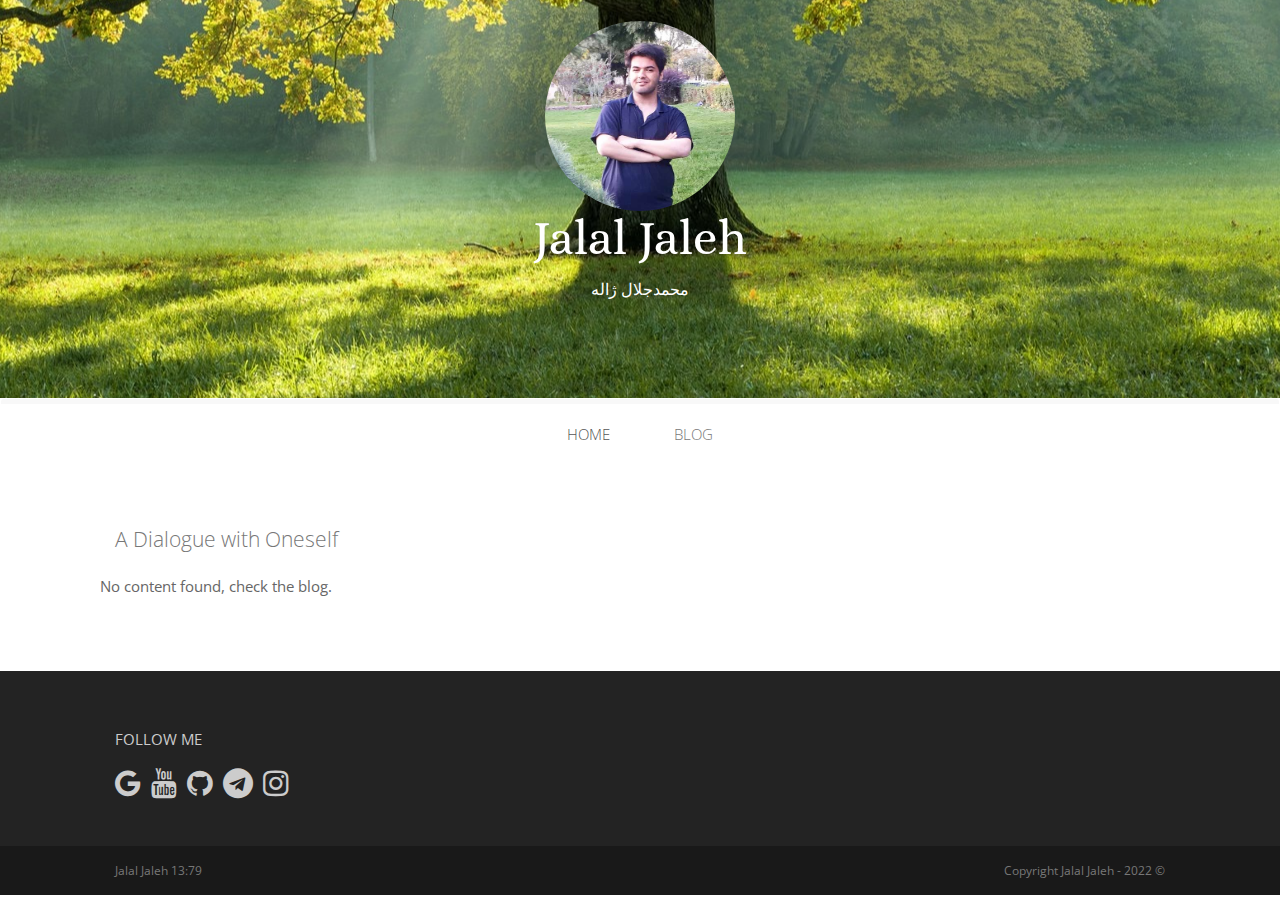
<file: index.html>
<!--محمدجلال ژاله-->
<!--محمد جلال ژاله-->
<!--جلال ژاله-->

<!DOCTYPE html>
<html lang="en">
<head>
    <meta charset="utf-8">
    <meta name="viewport" content="width=device-width, initial-scale=1.0">
    <meta name="description" content="محمدجلال ژاله">
    <meta name="author" content="محمد جلال ژاله">

    <title>Mohammad Jalal Jaleh | محمدجلال ژاله</title>

    <link rel="shortcut icon" href="/assets/images/icon.png">


    <link href="/assets/lib/bootstrap-3.3.7-dist/css/bootstrap.min.css" rel="stylesheet">
    <link href="/assets/fonts/font-awesome-4.7.0/css/font-awesome.css" rel="stylesheet">
    <link href="/assets/fonts/font-awesome-4.7.0/css/font-awesome.min.css" rel="stylesheet">

    <link rel="stylesheet" href="https://fonts.googleapis.com/css?family=Alice|Open+Sans:400,300,700">
    <link rel="stylesheet" href="/assets/css/styles.css">

    <script src="/assets/js/loader-element.js" type="text/javascript"></script>
    <script src="/assets/js/support.js" type="text/javascript"></script>
    <script>
        load_header(null, null, null, 'محمدجلال ژاله');
        load_footer();
    </script>
    <meta name="google-site-verification" content="OSeIpWNZUUOHShAmKnviCjhPP2X2g_U4dNI9f87d7mU" />
</head>
<body class="home">
    <header id="header">
    </header>

    <main id="main">
        <div class="container">

            <div class="row section topspace">
                <div class="col-md-12">
                    <p class="lead text-left text-muted"> A Dialogue with Oneself </p>
                </div>

                <p>
                No content found, check the blog.
                </p>
            </div>

            <br />
            <br />
        </div>
    </main>

    <div id="footer">
    </div>

</body>
</html>
</file>
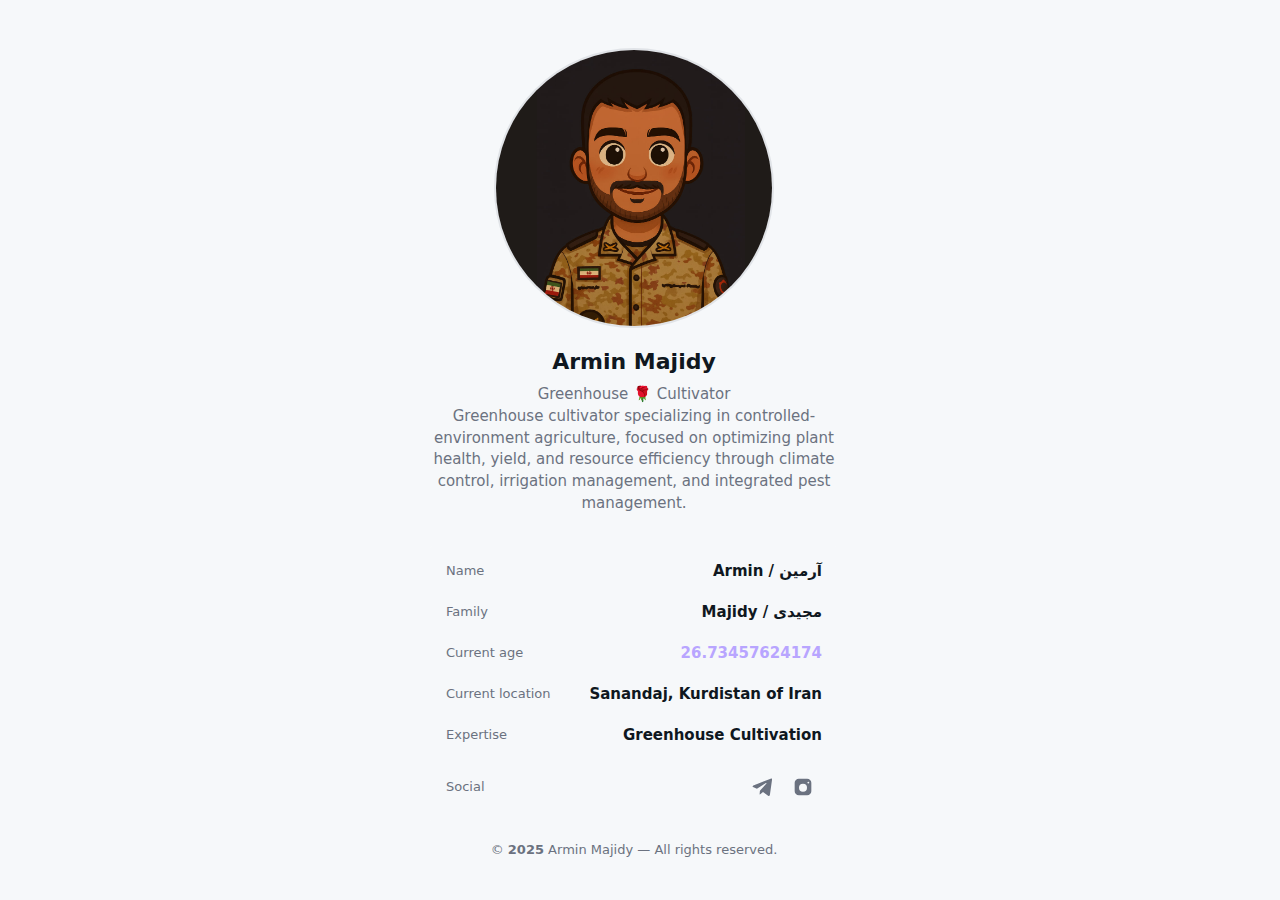
<file: pages/arminmajidy/index.html>
<!doctype html>
<html lang="en">
<head>
    <meta charset="utf-8" />
    <meta name="viewport" content="width=device-width, initial-scale=1" />
    <title>Armin Majidy</title>
    <meta name="description" content="Armin Majidy | آرمین مجیدی" />
    <link rel="stylesheet" href="css/styles.css" />
</head>
<body>
    <div class="container">
        <aside class="panel" id="profileCard" aria-labelledby="fullName">
            <div class="avatar" aria-hidden="true">
                <img id="avatar" src="assets/arminmajidy.jpg" alt="Armin Majidy" />
            </div>

            <header class="profile-header">
                <h1 id="fullName" class="hname" style="white-space:nowrap; margin:10px 0;">
                    Armin Majidy
                </h1>
                <p id="bio" class="bio">
                    Greenhouse 🌹 Cultivator
                    <br />
                    Greenhouse cultivator specializing in controlled-environment agriculture, focused on optimizing plant health, yield, and resource efficiency through climate control, irrigation management, and integrated pest management.
                </p>
            </header>

            <div id="statsWidget" class="stats-widget" role="region" aria-label="Profile statistics">
                <div class="stats-list">
                    <div class="stat-row">
                        <span class="stat-label">Name</span>
                        <span id="nameValue" class="stat-value">Armin / آرمین</span>
                    </div>

                    <div class="stat-row">
                        <span class="stat-label">Family</span>
                        <span id="familyValue" class="stat-value">Majidy / مجیدی</span>
                    </div>

                    <div class="stat-row">
                        <span class="stat-label">Current age</span>
                        <strong id="ageValue" class="age-value">—</strong>
                    </div>

                    <div class="stat-row">
                        <span class="stat-label">Current location</span>
                        <span id="cityValue" class="stat-value">Sanandaj, Kurdistan of Iran</span>
                    </div>

                    <div class="stat-row">
                        <span class="stat-label">Expertise</span>
                        <span class="stat-value">Greenhouse Cultivation</span>
                    </div>

                    <div class="stat-row">
                        <span class="stat-label">Social</span>
                        <div class="social-links" aria-label="Social links">
                            <a class="social" href="https://t.me/Arminmajidy" title="Telegram: @Arminmajidy" target="_blank" rel="noopener noreferrer">
                                <svg viewBox="0 0 24 24" aria-hidden="true"><path fill="currentColor" d="M9.5 16.5l-.4 4.5c.6 0 .9-.25 1.2-.5l2.9-2.6 6.1 4.5c1.1.6 1.9.3 2.2-1.1L24 3.5c.3-1.4-.5-1.9-1.6-1.4L1.6 10.1C.5 10.6.5 11.6 1.2 12.1l4.7 2.1 10.8-6.9c.5-.3 1 .1.6.5L9.5 16.5z" /></svg>
                            </a>

                            <a class="social" href="https://www.instagram.com/arminmajidy/" title="Instagram: @arminmajidy" target="_blank" rel="noopener noreferrer">
                                <svg viewBox="0 0 24 24" aria-hidden="true"><path fill="currentColor" d="M7 2h10a5 5 0 0 1 5 5v10a5 5 0 0 1-5 5H7a5 5 0 0 1-5-5V7a5 5 0 0 1 5-5zm5 6.2A4.8 4.8 0 1 0 16.8 13 4.8 4.8 0 0 0 12 8.2zm6.4-2.6a1.1 1.1 0 1 0 1.1 1.1 1.1 1.1 0 0 0-1.1-1.1z" /></svg>
                            </a>


                        </div>
                    </div>
                </div>
            </div>

            <footer class="footer" aria-hidden="true">
                &copy; <strong>2025</strong> Armin Majidy — All rights reserved.
            </footer>
        </aside>

        <main class="main" aria-hidden="true">
            <!-- reserved for future content -->
        </main>
    </div>

    <script src="js/app.js" defer></script>
</body>
</html>
</file>
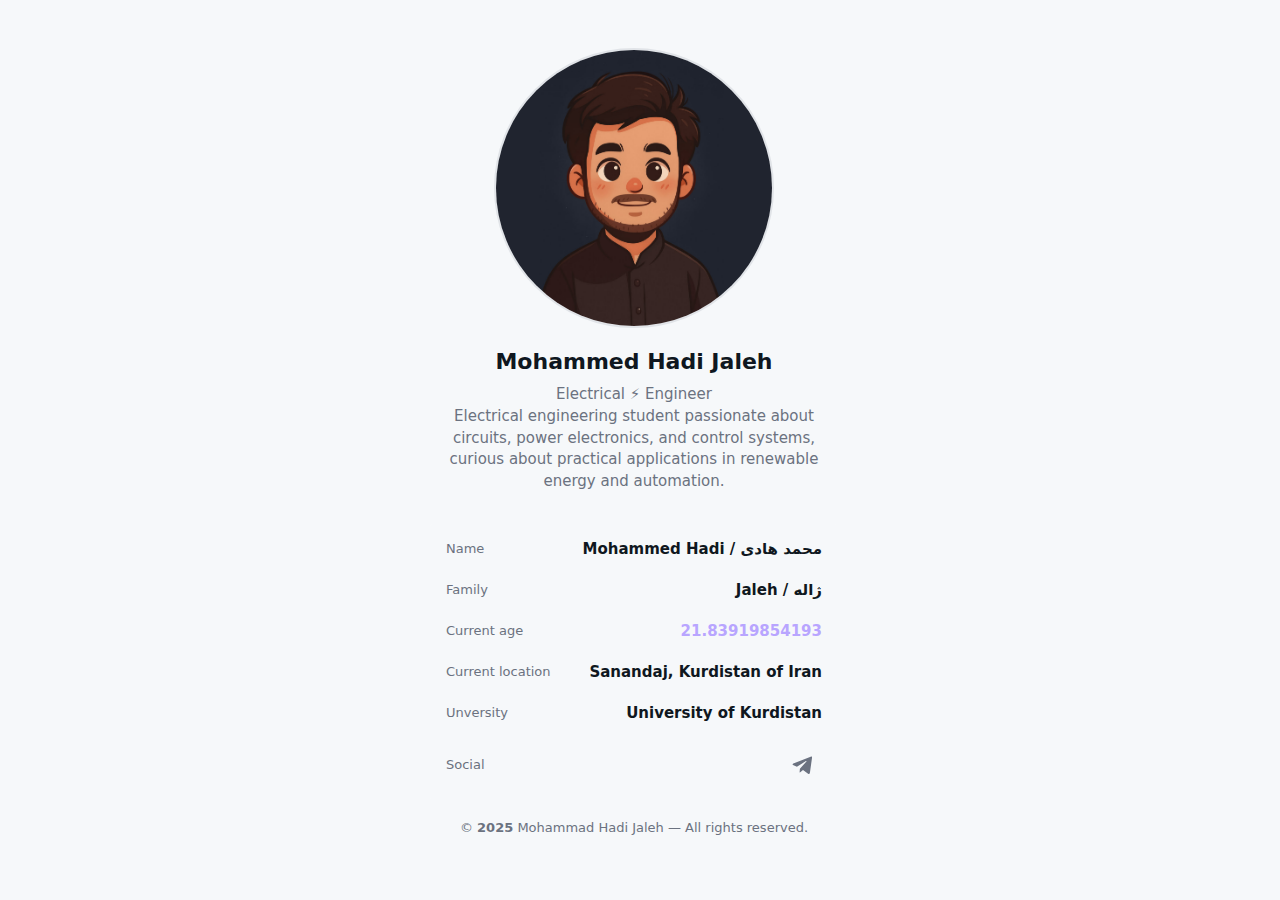
<file: pages/hadijaleh/index.html>
<!doctype html>
<html lang="en">
<head>
    <meta charset="utf-8" />
    <meta name="viewport" content="width=device-width, initial-scale=1" />
    <title>Mohammed Hadi Jaleh</title>
    <meta name="description" content="Mohammed Hadi Jaleh | محمدهادی ژاله" />
    <link rel="stylesheet" href="css/styles.css" />
</head>
<body>
    <div class="container">
        <aside class="panel" id="profileCard" aria-labelledby="fullName">
            <div class="avatar" aria-hidden="true">
                <img id="avatar" src="assets/hadijaleh.jpg" alt="Mohammed Hadi Jaleh" />
            </div>

            <header class="profile-header">
                <h1 id="fullName" class="hname" style="white-space:nowrap; margin:10px 0;">
                    Mohammed Hadi Jaleh
                </h1>
                <p id="bio" class="bio">
                    Electrical ⚡ Engineer
                    <br />
                    Electrical engineering student passionate about circuits, power electronics, and control systems, curious about practical applications in renewable energy and automation.
                </p>
            </header>

            <div id="statsWidget" class="stats-widget" role="region" aria-label="Profile statistics">
                <div class="stats-list">
                    <div class="stat-row">
                        <span class="stat-label">Name</span>
                        <span id="nameValue" class="stat-value">Mohammed Hadi / محمد هادی</span>
                    </div>

                    <div class="stat-row">
                        <span class="stat-label">Family</span>
                        <span id="familyValue" class="stat-value">Jaleh / ژاله</span>
                    </div>

                    <div class="stat-row">
                        <span class="stat-label">Current age</span>
                        <strong id="ageValue" class="age-value">—</strong>
                    </div>

                    <div class="stat-row">
                        <span class="stat-label">Current location</span>
                        <span id="cityValue" class="stat-value">Sanandaj, Kurdistan of Iran</span>
                    </div>

                    <div class="stat-row">
                        <span class="stat-label">Unversity</span>
                        <span class="stat-value">University of Kurdistan</span>
                    </div>

                    <div class="stat-row">
                        <span class="stat-label">Social</span>
                        <div class="social-links" aria-label="Social links">
                            <a class="social" href="https://t.me/jalehhadi" title="Telegram: @JalehHadi" target="_blank" rel="noopener noreferrer">
                                <svg viewBox="0 0 24 24" aria-hidden="true"><path fill="currentColor" d="M9.5 16.5l-.4 4.5c.6 0 .9-.25 1.2-.5l2.9-2.6 6.1 4.5c1.1.6 1.9.3 2.2-1.1L24 3.5c.3-1.4-.5-1.9-1.6-1.4L1.6 10.1C.5 10.6.5 11.6 1.2 12.1l4.7 2.1 10.8-6.9c.5-.3 1 .1.6.5L9.5 16.5z" /></svg>
                            </a>

                            <!--<a class="social" href="https://instagram.com/jalaljaleh" title="Instagram: @jalaljaleh" target="_blank" rel="noopener noreferrer">
                                <svg viewBox="0 0 24 24" aria-hidden="true"><path fill="currentColor" d="M7 2h10a5 5 0 0 1 5 5v10a5 5 0 0 1-5 5H7a5 5 0 0 1-5-5V7a5 5 0 0 1 5-5zm5 6.2A4.8 4.8 0 1 0 16.8 13 4.8 4.8 0 0 0 12 8.2zm6.4-2.6a1.1 1.1 0 1 0 1.1 1.1 1.1 1.1 0 0 0-1.1-1.1z" /></svg>
                            </a>-->

                            <!--<a class="social" href="https://discord.gg/JalalJaleh" title="Discord: JalalJaleh" target="_blank" rel="noopener noreferrer">
                                <svg viewBox="0 -28.5 256 256" preserveAspectRatio="xMidYMid" fill="currentColor" aria-hidden="true"><path d="M216.856339,16.5966031 C200.285002,8.84328665 182.566144,3.2084988 164.041564,0 C161.766523,4.11318106 159.108624,9.64549908 157.276099,14.0464379 C137.583995,11.0849896 118.072967,11.0849896 98.7430163,14.0464379 C96.9108417,9.64549908 94.1925838,4.11318106 91.8971895,0 C73.3526068,3.2084988 55.6133949,8.86399117 39.0420583,16.6376612 C5.61752293,67.146514 -3.4433191,116.400813 1.08711069,164.955721 C23.2560196,181.510915 44.7403634,191.567697 65.8621325,198.148576 C71.0772151,190.971126 75.7283628,183.341335 79.7352139,175.300261 C72.104019,172.400575 64.7949724,168.822202 57.8887866,164.667963 C59.7209612,163.310589 61.5131304,161.891452 63.2445898,160.431257 C105.36741,180.133187 151.134928,180.133187 192.754523,160.431257 C194.506336,161.891452 196.298154,163.310589 198.110326,164.667963 C191.183787,168.842556 183.854737,172.420929 176.223542,175.320965 C180.230393,183.341335 184.861538,190.991831 190.096624,198.16893 C211.238746,191.588051 232.743023,181.531619 254.911949,164.955721 C260.227747,108.668201 245.831087,59.8662432 216.856339,16.5966031 Z M85.4738752,135.09489 C72.8290281,135.09489 62.4592217,123.290155 62.4592217,108.914901 C62.4592217,94.5396472 72.607595,82.7145587 85.4738752,82.7145587 C98.3405064,82.7145587 108.709962,94.5189427 108.488529,108.914901 C108.508531,123.290155 98.3405064,135.09489 85.4738752,135.09489 Z M170.525237,135.09489 C157.88039,135.09489 147.510584,123.290155 147.510584,108.914901 C147.510584,94.5396472 157.658606,82.7145587 170.525237,82.7145587 C183.391518,82.7145587 193.761324,94.5189427 193.539891,108.914901 C193.539891,123.290155 183.391518,135.09489 170.525237,135.09489 Z" /></svg>
                            </a>

                            <a class="social" href="https://github.com/JalalJaleh" title="GitHub: JalalJaleh" target="_blank" rel="noopener noreferrer">
                                <svg viewBox="0 0 24 24" aria-hidden="true"><path fill="currentColor" d="M12 .5C5.65.5.5 5.65.5 12c0 5.08 3.29 9.38 7.86 10.9.58.11.79-.25.79-.56 0-.28-.01-1.02-.02-2-3.2.7-3.88-1.54-3.88-1.54-.53-1.35-1.3-1.71-1.3-1.71-1.06-.72.08-.71.08-.71 1.17.08 1.78 1.2 1.78 1.2 1.04 1.78 2.73 1.27 3.4.97.11-.76.41-1.27.74-1.56-2.56-.29-5.26-1.28-5.26-5.7 0-1.26.45-2.29 1.19-3.1-.12-.29-.52-1.46.11-3.05 0 0 .97-.31 3.18 1.18.92-.26 1.9-.39 2.88-.39.98 0 1.96.13 2.88.39 2.21-1.49 3.18-1.18 3.18-1.18.63 1.59.23 2.76.11 3.05.74.81 1.19 1.84 1.19 3.1 0 4.43-2.71 5.4-5.29 5.69.42.36.8 1.07.8 2.16 0 1.56-.01 2.82-.01 3.2 0 .31.21.68.8.56C20.71 21.38 24 17.08 24 12c0-6.35-5.15-11.5-12-11.5z" /></svg>
                            </a>

                            <a class="social" href="https://www.youtube.com/@JalalJaleh" title="YouTube: JalalJaleh" target="_blank" rel="noopener noreferrer">
                                <svg viewBox="-271 311.2 256 179.8" aria-hidden="true" fill="currentColor"><path d="M-59.1,311.2h-167.8c0,0-44.1,0-44.1,44.1v91.5c0,0,0,44.1,44.1,44.1h167.8c0,0,44.1,0,44.1-44.1v-91.5 C-15,355.3-15,311.2-59.1,311.2z M-177.1,450.3v-98.5l83.8,49.3L-177.1,450.3z" /></svg>
                            </a>

                            <a class="social" href="mailto:jalaljaleh@gmail.com" title="Email: jalaljaleh@gmail.com">
                                <svg viewBox="0 0 24 24" aria-hidden="true"><path fill="currentColor" d="M20 4H4a2 2 0 0 0-2 2v12a2 2 0 0 0 2 2h16a2 2 0 0 0 2-2V6a2 2 0 0 0-2-2zm0 4.2-8 4.8-8-4.8V6l8 4.8L20 6v2.2z" /></svg>
                            </a>-->
                        </div>
                    </div>
                </div>
            </div>

            <footer class="footer" aria-hidden="true">
                &copy; <strong>2025</strong> Mohammad Hadi Jaleh — All rights reserved.
            </footer>
        </aside>

        <main class="main" aria-hidden="true">
            <!-- reserved for future content -->
        </main>
    </div>

    <script src="js/app.js" defer></script>
</body>
</html>
</file>
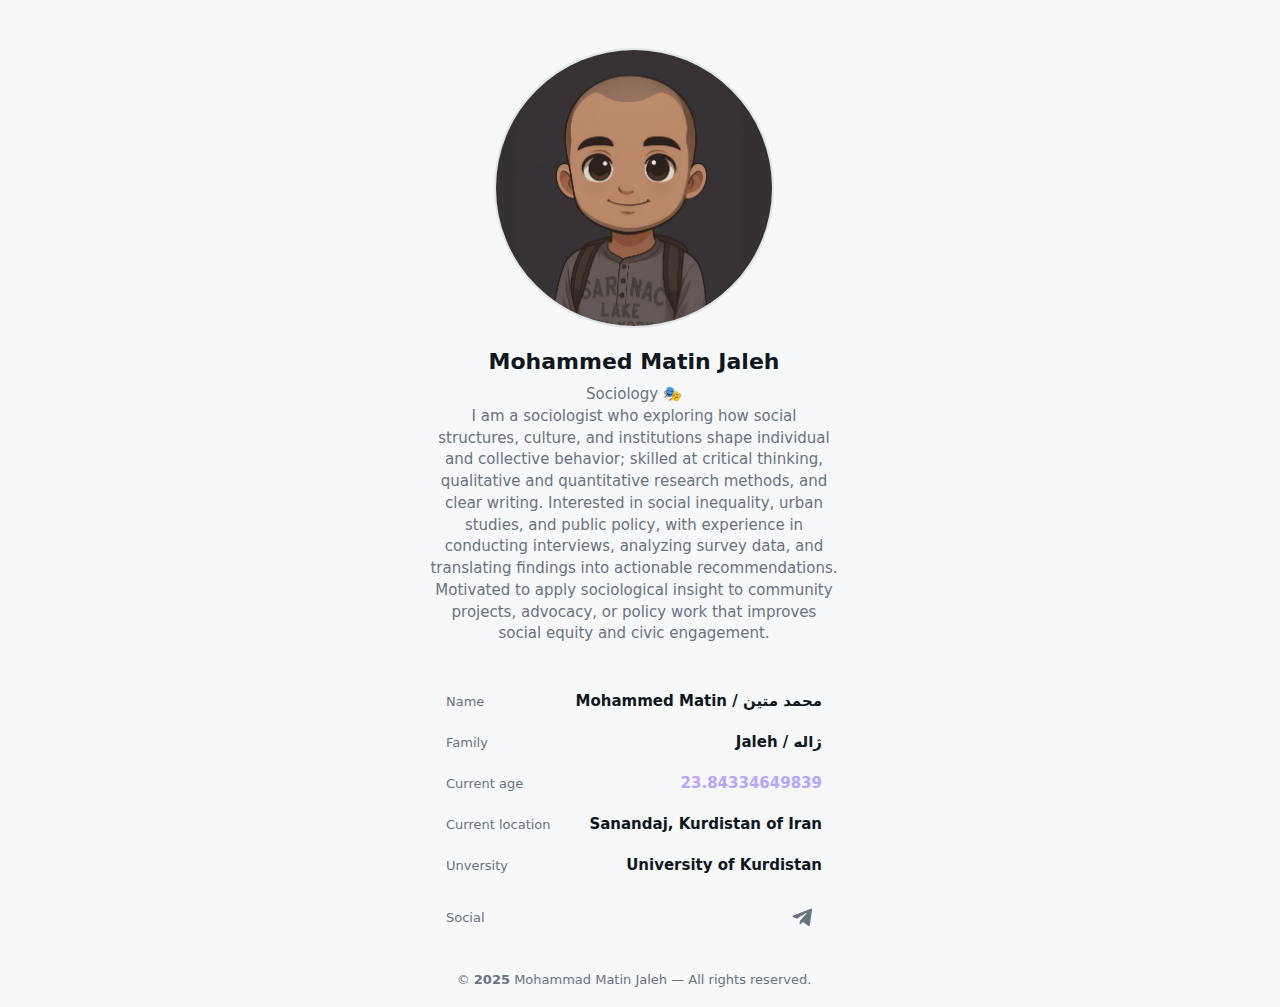
<file: pages/matinjaleh/index.html>
<!doctype html>
<html lang="en">
<head>
    <meta charset="utf-8" />
    <meta name="viewport" content="width=device-width, initial-scale=1" />
    <title>Mohammed Matin Jaleh</title>
    <meta name="description" content="Mohammed Matin Jaleh | محمدمتین ژاله" />
    <link rel="stylesheet" href="css/styles.css" />
</head>
<body>
    <div class="container">
        <aside class="panel" id="profileCard" aria-labelledby="fullName">
            <div class="avatar" aria-hidden="true">
                <img id="avatar" src="assets/matinjaleh.jpg" alt="Mohammed Matin Jaleh" />
            </div>

            <header class="profile-header">
                <h1 id="fullName" class="hname" style="white-space:nowrap; margin:10px 0;">
                    Mohammed Matin Jaleh
                </h1>
                <p id="bio" class="bio">
                    Sociology 🎭
                    <br />
                    I am a sociologist who exploring how social structures, culture, and institutions shape individual and collective behavior; skilled at critical thinking, qualitative and quantitative research methods, and clear writing. Interested in social inequality, urban studies, and public policy, with experience in conducting interviews, analyzing survey data, and translating findings into actionable recommendations. Motivated to apply sociological insight to community projects, advocacy, or policy work that improves social equity and civic engagement.
                </p>
            </header>

            <div id="statsWidget" class="stats-widget" role="region" aria-label="Profile statistics">
                <div class="stats-list">
                    <div class="stat-row">
                        <span class="stat-label">Name</span>
                        <span id="nameValue" class="stat-value">Mohammed Matin / محمد متین</span>
                    </div>

                    <div class="stat-row">
                        <span class="stat-label">Family</span>
                        <span id="familyValue" class="stat-value">Jaleh / ژاله</span>
                    </div>

                    <div class="stat-row">
                        <span class="stat-label">Current age</span>
                        <strong id="ageValue" class="age-value">—</strong>
                    </div>

                    <div class="stat-row">
                        <span class="stat-label">Current location</span>
                        <span id="cityValue" class="stat-value">Sanandaj, Kurdistan of Iran</span>
                    </div>

                    <div class="stat-row">
                        <span class="stat-label">Unversity</span>
                        <span class="stat-value">University of Kurdistan</span>
                    </div>

                    <div class="stat-row">
                        <span class="stat-label">Social</span>
                        <div class="social-links" aria-label="Social links">
                            <a class="social" href="https://t.me/zhaleh_1" title="Telegram: @zhaleh_1" target="_blank" rel="noopener noreferrer">
                                <svg viewBox="0 0 24 24" aria-hidden="true"><path fill="currentColor" d="M9.5 16.5l-.4 4.5c.6 0 .9-.25 1.2-.5l2.9-2.6 6.1 4.5c1.1.6 1.9.3 2.2-1.1L24 3.5c.3-1.4-.5-1.9-1.6-1.4L1.6 10.1C.5 10.6.5 11.6 1.2 12.1l4.7 2.1 10.8-6.9c.5-.3 1 .1.6.5L9.5 16.5z" /></svg>
                            </a>

                            <!--<a class="social" href="https://instagram.com/jalaljaleh" title="Instagram: @jalaljaleh" target="_blank" rel="noopener noreferrer">
                                <svg viewBox="0 0 24 24" aria-hidden="true"><path fill="currentColor" d="M7 2h10a5 5 0 0 1 5 5v10a5 5 0 0 1-5 5H7a5 5 0 0 1-5-5V7a5 5 0 0 1 5-5zm5 6.2A4.8 4.8 0 1 0 16.8 13 4.8 4.8 0 0 0 12 8.2zm6.4-2.6a1.1 1.1 0 1 0 1.1 1.1 1.1 1.1 0 0 0-1.1-1.1z" /></svg>
                            </a>-->

                            <!--<a class="social" href="https://discord.gg/JalalJaleh" title="Discord: JalalJaleh" target="_blank" rel="noopener noreferrer">
                                <svg viewBox="0 -28.5 256 256" preserveAspectRatio="xMidYMid" fill="currentColor" aria-hidden="true"><path d="M216.856339,16.5966031 C200.285002,8.84328665 182.566144,3.2084988 164.041564,0 C161.766523,4.11318106 159.108624,9.64549908 157.276099,14.0464379 C137.583995,11.0849896 118.072967,11.0849896 98.7430163,14.0464379 C96.9108417,9.64549908 94.1925838,4.11318106 91.8971895,0 C73.3526068,3.2084988 55.6133949,8.86399117 39.0420583,16.6376612 C5.61752293,67.146514 -3.4433191,116.400813 1.08711069,164.955721 C23.2560196,181.510915 44.7403634,191.567697 65.8621325,198.148576 C71.0772151,190.971126 75.7283628,183.341335 79.7352139,175.300261 C72.104019,172.400575 64.7949724,168.822202 57.8887866,164.667963 C59.7209612,163.310589 61.5131304,161.891452 63.2445898,160.431257 C105.36741,180.133187 151.134928,180.133187 192.754523,160.431257 C194.506336,161.891452 196.298154,163.310589 198.110326,164.667963 C191.183787,168.842556 183.854737,172.420929 176.223542,175.320965 C180.230393,183.341335 184.861538,190.991831 190.096624,198.16893 C211.238746,191.588051 232.743023,181.531619 254.911949,164.955721 C260.227747,108.668201 245.831087,59.8662432 216.856339,16.5966031 Z M85.4738752,135.09489 C72.8290281,135.09489 62.4592217,123.290155 62.4592217,108.914901 C62.4592217,94.5396472 72.607595,82.7145587 85.4738752,82.7145587 C98.3405064,82.7145587 108.709962,94.5189427 108.488529,108.914901 C108.508531,123.290155 98.3405064,135.09489 85.4738752,135.09489 Z M170.525237,135.09489 C157.88039,135.09489 147.510584,123.290155 147.510584,108.914901 C147.510584,94.5396472 157.658606,82.7145587 170.525237,82.7145587 C183.391518,82.7145587 193.761324,94.5189427 193.539891,108.914901 C193.539891,123.290155 183.391518,135.09489 170.525237,135.09489 Z" /></svg>
                            </a>

                            <a class="social" href="https://github.com/JalalJaleh" title="GitHub: JalalJaleh" target="_blank" rel="noopener noreferrer">
                                <svg viewBox="0 0 24 24" aria-hidden="true"><path fill="currentColor" d="M12 .5C5.65.5.5 5.65.5 12c0 5.08 3.29 9.38 7.86 10.9.58.11.79-.25.79-.56 0-.28-.01-1.02-.02-2-3.2.7-3.88-1.54-3.88-1.54-.53-1.35-1.3-1.71-1.3-1.71-1.06-.72.08-.71.08-.71 1.17.08 1.78 1.2 1.78 1.2 1.04 1.78 2.73 1.27 3.4.97.11-.76.41-1.27.74-1.56-2.56-.29-5.26-1.28-5.26-5.7 0-1.26.45-2.29 1.19-3.1-.12-.29-.52-1.46.11-3.05 0 0 .97-.31 3.18 1.18.92-.26 1.9-.39 2.88-.39.98 0 1.96.13 2.88.39 2.21-1.49 3.18-1.18 3.18-1.18.63 1.59.23 2.76.11 3.05.74.81 1.19 1.84 1.19 3.1 0 4.43-2.71 5.4-5.29 5.69.42.36.8 1.07.8 2.16 0 1.56-.01 2.82-.01 3.2 0 .31.21.68.8.56C20.71 21.38 24 17.08 24 12c0-6.35-5.15-11.5-12-11.5z" /></svg>
                            </a>

                            <a class="social" href="https://www.youtube.com/@JalalJaleh" title="YouTube: JalalJaleh" target="_blank" rel="noopener noreferrer">
                                <svg viewBox="-271 311.2 256 179.8" aria-hidden="true" fill="currentColor"><path d="M-59.1,311.2h-167.8c0,0-44.1,0-44.1,44.1v91.5c0,0,0,44.1,44.1,44.1h167.8c0,0,44.1,0,44.1-44.1v-91.5 C-15,355.3-15,311.2-59.1,311.2z M-177.1,450.3v-98.5l83.8,49.3L-177.1,450.3z" /></svg>
                            </a>

                            <a class="social" href="mailto:jalaljaleh@gmail.com" title="Email: jalaljaleh@gmail.com">
                                <svg viewBox="0 0 24 24" aria-hidden="true"><path fill="currentColor" d="M20 4H4a2 2 0 0 0-2 2v12a2 2 0 0 0 2 2h16a2 2 0 0 0 2-2V6a2 2 0 0 0-2-2zm0 4.2-8 4.8-8-4.8V6l8 4.8L20 6v2.2z" /></svg>
                            </a>-->
                        </div>
                    </div>
                </div>
            </div>

            <footer class="footer" aria-hidden="true">
                &copy; <strong>2025</strong> Mohammad Matin Jaleh — All rights reserved.
            </footer>
        </aside>

        <main class="main" aria-hidden="true">
            <!-- reserved for future content -->
        </main>
    </div>

    <script src="js/app.js" defer></script>
</body>
</html>
</file>
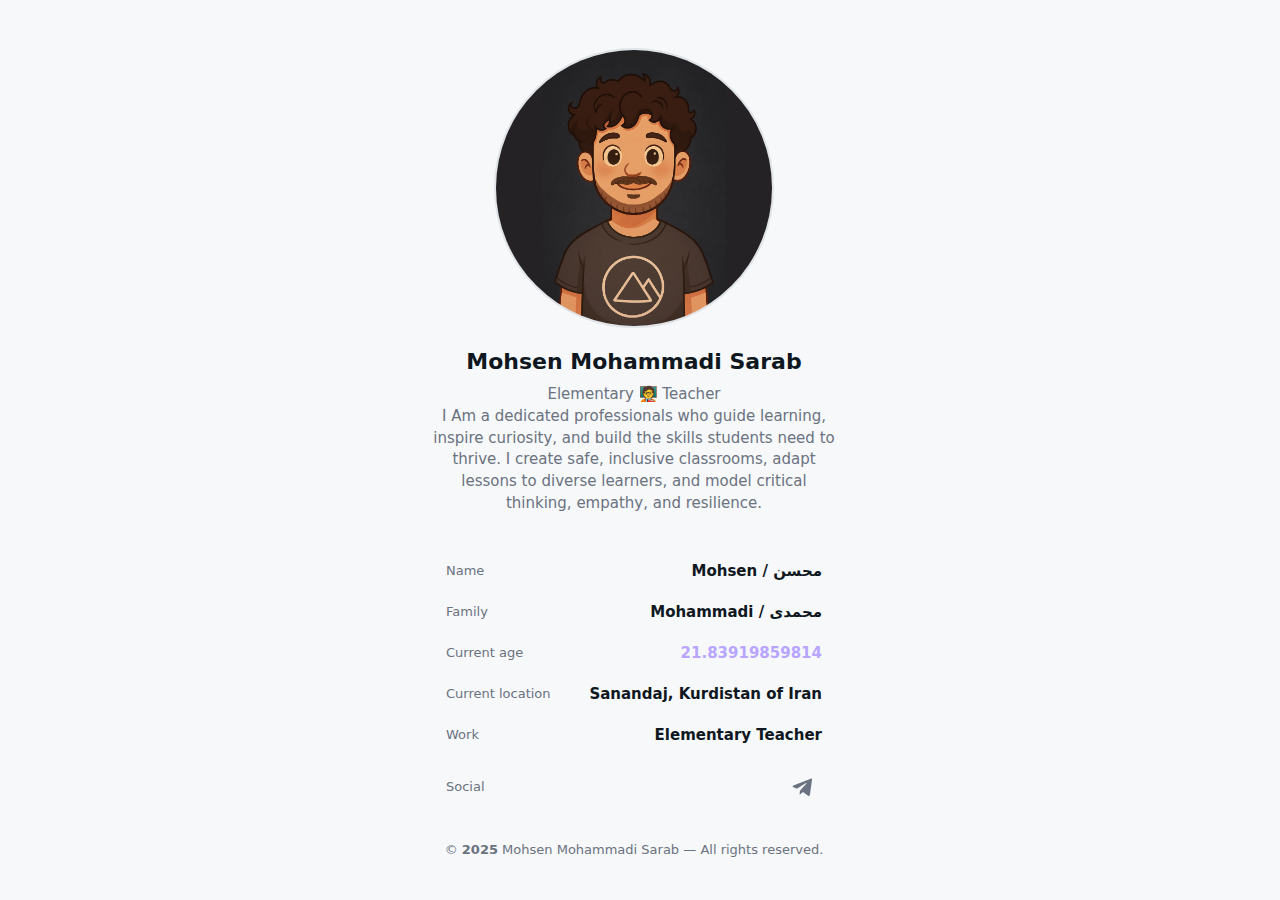
<file: pages/mohsenmohamadi/index.html>
<!doctype html>
<html lang="en">
<head>
    <meta charset="utf-8" />
    <meta name="viewport" content="width=device-width, initial-scale=1" />
    <title>Mohsen Mohammadi Sarab</title>
    <meta name="description" content="Mohsen Mohammadi Sarab | محسن محمدی سراب" />
    <link rel="stylesheet" href="css/styles.css" />
</head>
<body>
    <div class="container">
        <aside class="panel" id="profileCard" aria-labelledby="fullName">
            <div class="avatar" aria-hidden="true">
                <img id="avatar" src="assets/mohsenmohammadi.jpg" alt="Mohsen Mohammadi Sarab" />
            </div>

            <header class="profile-header">
                <h1 id="fullName" class="hname" style="white-space:nowrap; margin:10px 0;">
                    Mohsen Mohammadi Sarab
                </h1>
                <p id="bio" class="bio">
                    Elementary 🧑‍🏫 Teacher
                    <br />
                    I Am a dedicated professionals who guide learning, inspire curiosity, and build the skills students need to thrive. I create safe, inclusive classrooms, adapt lessons to diverse learners, and model critical thinking, empathy, and resilience.
                </p>
            </header>

            <div id="statsWidget" class="stats-widget" role="region" aria-label="Profile statistics">
                <div class="stats-list">
                    <div class="stat-row">
                        <span class="stat-label">Name</span>
                        <span id="nameValue" class="stat-value">Mohsen / محسن</span>
                    </div>

                    <div class="stat-row">
                        <span class="stat-label">Family</span>
                        <span id="familyValue" class="stat-value">Mohammadi / محمدی </span>
                    </div>

                    <div class="stat-row">
                        <span class="stat-label">Current age</span>
                        <strong id="ageValue" class="age-value">—</strong>
                    </div>

                    <div class="stat-row">
                        <span class="stat-label">Current location</span>
                        <span id="cityValue" class="stat-value">Sanandaj, Kurdistan of Iran</span>
                    </div>

                    <div class="stat-row">
                        <span class="stat-label">Work</span>
                        <span class="stat-value">Elementary Teacher</span>
                    </div>

                    <div class="stat-row">
                        <span class="stat-label">Social</span>
                        <div class="social-links" aria-label="Social links">
                            <a class="social" href="https://t.me/midnightfox11" title="Telegram: @midnightfox11" target="_blank" rel="noopener noreferrer">
                                <svg viewBox="0 0 24 24" aria-hidden="true"><path fill="currentColor" d="M9.5 16.5l-.4 4.5c.6 0 .9-.25 1.2-.5l2.9-2.6 6.1 4.5c1.1.6 1.9.3 2.2-1.1L24 3.5c.3-1.4-.5-1.9-1.6-1.4L1.6 10.1C.5 10.6.5 11.6 1.2 12.1l4.7 2.1 10.8-6.9c.5-.3 1 .1.6.5L9.5 16.5z" /></svg>
                            </a>

                        </div>
                    </div>
                </div>
            </div>

            <footer class="footer" aria-hidden="true">
                &copy; <strong>2025</strong> Mohsen Mohammadi Sarab — All rights reserved.
            </footer>
        </aside>

        <main class="main" aria-hidden="true">
            <!-- reserved for future content -->
        </main>
    </div>

    <script src="js/app.js" defer></script>
</body>
</html>
</file>
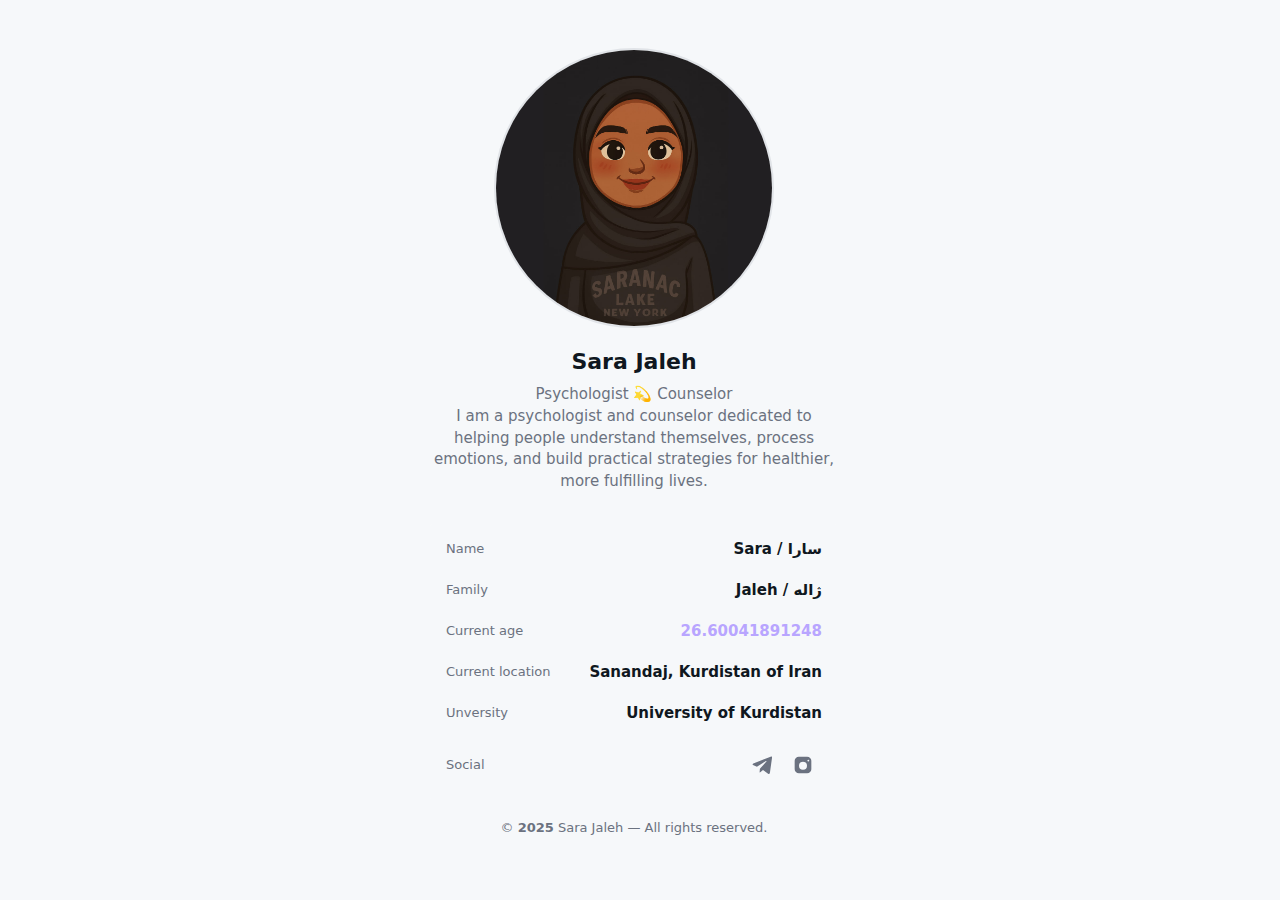
<file: pages/sarajaleh/index.html>
<!doctype html>
<html lang="en">
<head>
    <meta charset="utf-8" />
    <meta name="viewport" content="width=device-width, initial-scale=1" />
    <title>Sara Jaleh</title>
    <meta name="description" content="Sara Jaleh | سارا ژاله" />
    <link rel="stylesheet" href="css/styles.css" />
</head>
<body>
    <div class="container">
        <aside class="panel" id="profileCard" aria-labelledby="fullName">
            <div class="avatar" aria-hidden="true">
                <img id="avatar" src="assets/sarajaleh.jpg" alt="Sara Jaleh" />
            </div>

            <header class="profile-header">
                <h1 id="fullName" class="hname" style="white-space:nowrap; margin:10px 0;">
                    Sara Jaleh
                </h1>
                <p id="bio" class="bio">
                    Psychologist 💫 Counselor
                    <br />
                    I am a psychologist and counselor dedicated to helping people understand themselves, process emotions, and build practical strategies for healthier, more fulfilling lives.
                </p>
            </header>

            <div id="statsWidget" class="stats-widget" role="region" aria-label="Profile statistics">
                <div class="stats-list">
                    <div class="stat-row">
                        <span class="stat-label">Name</span>
                        <span id="nameValue" class="stat-value">Sara / سارا</span>
                    </div>

                    <div class="stat-row">
                        <span class="stat-label">Family</span>
                        <span id="familyValue" class="stat-value">Jaleh / ژاله</span>
                    </div>

                    <div class="stat-row">
                        <span class="stat-label">Current age</span>
                        <strong id="ageValue" class="age-value">—</strong>
                    </div>

                    <div class="stat-row">
                        <span class="stat-label">Current location</span>
                        <span id="cityValue" class="stat-value">Sanandaj, Kurdistan of Iran</span>
                    </div>

                    <div class="stat-row">
                        <span class="stat-label">Unversity</span>
                        <span class="stat-value">University of Kurdistan</span>
                    </div>

                    <div class="stat-row">
                        <span class="stat-label">Social</span>
                        <div class="social-links" aria-label="Social links">
                            <a class="social" href="https://t.me/Siwa27" title="Telegram: @Siwa27" target="_blank" rel="noopener noreferrer">
                                <svg viewBox="0 0 24 24" aria-hidden="true"><path fill="currentColor" d="M9.5 16.5l-.4 4.5c.6 0 .9-.25 1.2-.5l2.9-2.6 6.1 4.5c1.1.6 1.9.3 2.2-1.1L24 3.5c.3-1.4-.5-1.9-1.6-1.4L1.6 10.1C.5 10.6.5 11.6 1.2 12.1l4.7 2.1 10.8-6.9c.5-.3 1 .1.6.5L9.5 16.5z" /></svg>
                            </a>

                            <a class="social" href="https://www.instagram.com/sara_zaleh/" title="Instagram: @sara_zaleh" target="_blank" rel="noopener noreferrer">
                                <svg viewBox="0 0 24 24" aria-hidden="true"><path fill="currentColor" d="M7 2h10a5 5 0 0 1 5 5v10a5 5 0 0 1-5 5H7a5 5 0 0 1-5-5V7a5 5 0 0 1 5-5zm5 6.2A4.8 4.8 0 1 0 16.8 13 4.8 4.8 0 0 0 12 8.2zm6.4-2.6a1.1 1.1 0 1 0 1.1 1.1 1.1 1.1 0 0 0-1.1-1.1z" /></svg>
                            </a>

                            <!--<a class="social" href="https://discord.gg/JalalJaleh" title="Discord: JalalJaleh" target="_blank" rel="noopener noreferrer">
                                <svg viewBox="0 -28.5 256 256" preserveAspectRatio="xMidYMid" fill="currentColor" aria-hidden="true"><path d="M216.856339,16.5966031 C200.285002,8.84328665 182.566144,3.2084988 164.041564,0 C161.766523,4.11318106 159.108624,9.64549908 157.276099,14.0464379 C137.583995,11.0849896 118.072967,11.0849896 98.7430163,14.0464379 C96.9108417,9.64549908 94.1925838,4.11318106 91.8971895,0 C73.3526068,3.2084988 55.6133949,8.86399117 39.0420583,16.6376612 C5.61752293,67.146514 -3.4433191,116.400813 1.08711069,164.955721 C23.2560196,181.510915 44.7403634,191.567697 65.8621325,198.148576 C71.0772151,190.971126 75.7283628,183.341335 79.7352139,175.300261 C72.104019,172.400575 64.7949724,168.822202 57.8887866,164.667963 C59.7209612,163.310589 61.5131304,161.891452 63.2445898,160.431257 C105.36741,180.133187 151.134928,180.133187 192.754523,160.431257 C194.506336,161.891452 196.298154,163.310589 198.110326,164.667963 C191.183787,168.842556 183.854737,172.420929 176.223542,175.320965 C180.230393,183.341335 184.861538,190.991831 190.096624,198.16893 C211.238746,191.588051 232.743023,181.531619 254.911949,164.955721 C260.227747,108.668201 245.831087,59.8662432 216.856339,16.5966031 Z M85.4738752,135.09489 C72.8290281,135.09489 62.4592217,123.290155 62.4592217,108.914901 C62.4592217,94.5396472 72.607595,82.7145587 85.4738752,82.7145587 C98.3405064,82.7145587 108.709962,94.5189427 108.488529,108.914901 C108.508531,123.290155 98.3405064,135.09489 85.4738752,135.09489 Z M170.525237,135.09489 C157.88039,135.09489 147.510584,123.290155 147.510584,108.914901 C147.510584,94.5396472 157.658606,82.7145587 170.525237,82.7145587 C183.391518,82.7145587 193.761324,94.5189427 193.539891,108.914901 C193.539891,123.290155 183.391518,135.09489 170.525237,135.09489 Z" /></svg>
                            </a>

                            <a class="social" href="https://github.com/JalalJaleh" title="GitHub: JalalJaleh" target="_blank" rel="noopener noreferrer">
                                <svg viewBox="0 0 24 24" aria-hidden="true"><path fill="currentColor" d="M12 .5C5.65.5.5 5.65.5 12c0 5.08 3.29 9.38 7.86 10.9.58.11.79-.25.79-.56 0-.28-.01-1.02-.02-2-3.2.7-3.88-1.54-3.88-1.54-.53-1.35-1.3-1.71-1.3-1.71-1.06-.72.08-.71.08-.71 1.17.08 1.78 1.2 1.78 1.2 1.04 1.78 2.73 1.27 3.4.97.11-.76.41-1.27.74-1.56-2.56-.29-5.26-1.28-5.26-5.7 0-1.26.45-2.29 1.19-3.1-.12-.29-.52-1.46.11-3.05 0 0 .97-.31 3.18 1.18.92-.26 1.9-.39 2.88-.39.98 0 1.96.13 2.88.39 2.21-1.49 3.18-1.18 3.18-1.18.63 1.59.23 2.76.11 3.05.74.81 1.19 1.84 1.19 3.1 0 4.43-2.71 5.4-5.29 5.69.42.36.8 1.07.8 2.16 0 1.56-.01 2.82-.01 3.2 0 .31.21.68.8.56C20.71 21.38 24 17.08 24 12c0-6.35-5.15-11.5-12-11.5z" /></svg>
                            </a>

                            <a class="social" href="https://www.youtube.com/@JalalJaleh" title="YouTube: JalalJaleh" target="_blank" rel="noopener noreferrer">
                                <svg viewBox="-271 311.2 256 179.8" aria-hidden="true" fill="currentColor"><path d="M-59.1,311.2h-167.8c0,0-44.1,0-44.1,44.1v91.5c0,0,0,44.1,44.1,44.1h167.8c0,0,44.1,0,44.1-44.1v-91.5 C-15,355.3-15,311.2-59.1,311.2z M-177.1,450.3v-98.5l83.8,49.3L-177.1,450.3z" /></svg>
                            </a>

                            <a class="social" href="mailto:jalaljaleh@gmail.com" title="Email: jalaljaleh@gmail.com">
                                <svg viewBox="0 0 24 24" aria-hidden="true"><path fill="currentColor" d="M20 4H4a2 2 0 0 0-2 2v12a2 2 0 0 0 2 2h16a2 2 0 0 0 2-2V6a2 2 0 0 0-2-2zm0 4.2-8 4.8-8-4.8V6l8 4.8L20 6v2.2z" /></svg>
                            </a>-->
                        </div>
                    </div>
                </div>
            </div>

            <footer class="footer" aria-hidden="true">
                &copy; <strong>2025</strong> Sara Jaleh — All rights reserved.
            </footer>
        </aside>

        <main class="main" aria-hidden="true">
            <!-- reserved for future content -->
        </main>
    </div>

    <script src="js/app.js" defer></script>
</body>
</html>
</file>
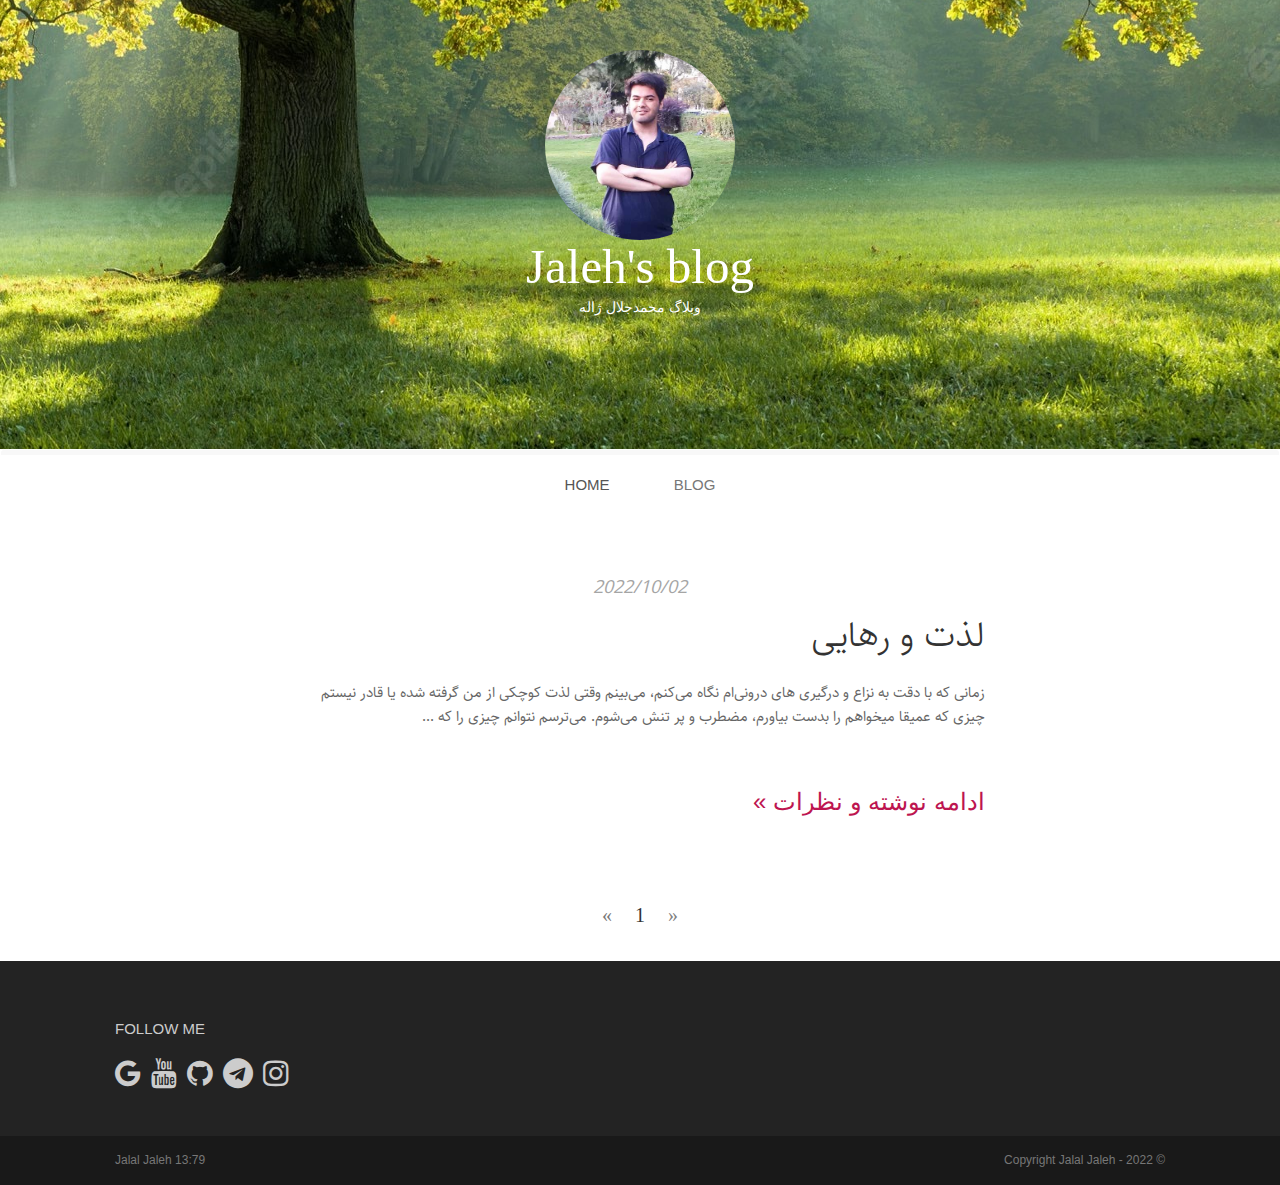
<file: blog.html>
<!DOCTYPE html>
<html lang="en">
<head>
    <meta charset="utf-8">
    <meta name="viewport" content="width=device-width, initial-scale=1.0">
    <meta name="description" content="Mohammad Jalal Jaleh's Blog">
    <meta name="author" content="JalalJaleh">

    <title>Blog | Mohammed Jalal Jaleh</title>

    <link rel="shortcut icon" href="/assets/images/icon.png">

    <link href="/assets/lib/bootstrap-3.3.7-dist/css/bootstrap.min.css" rel="stylesheet">

    <link href="/assets/fonts/font-awesome-4.7.0/css/font-awesome.css" rel="stylesheet">
    <link href="/assets/fonts/font-awesome-4.7.0/css/font-awesome.min.css" rel="stylesheet">
    <link href="/assets/fonts/sahel-font-v3.4.0/font-face.css" rel="stylesheet">

    <link rel="stylesheet" href="/assets/css/styles.css">

    <script src="/assets/js/loader-element.js" type="text/javascript"></script>
    <script src="/assets/js/loader-post.js" type="text/javascript"></script>
    <script src="/assets/js/support.js" type="text/javascript"></script>

    <script>
        load_header("/assets/images/background.jpg", null, "Jaleh's blog", "وبلاگ محمدجلال ژاله", "right");
        load_blog_posts();
        load_footer();
    </script>
    <meta name="google-site-verification" content="OSeIpWNZUUOHShAmKnviCjhPP2X2g_U4dNI9f87d7mU" />
</head>
<body>

    <header id="header">
    </header>

    <main id="main">

        <div class="container">
            <div class="row topspace">
                <div id="post-content" class="col-sm-8 col-sm-offset-2">
                </div>
            </div>

            <center class="">
                <ul class="pagination">
                    <li class="disabled"><a href="">&laquo;</a></li>
                    <li class="active"><a href="">1</a></li>
                    <!--<li><a href="">2</a></li>-->
                    <li><a href="">&raquo;</a></li>
                </ul>
            </center>
        </div>
    </main>

    <div id="footer">
    </div>

</body>
</html>
</file>
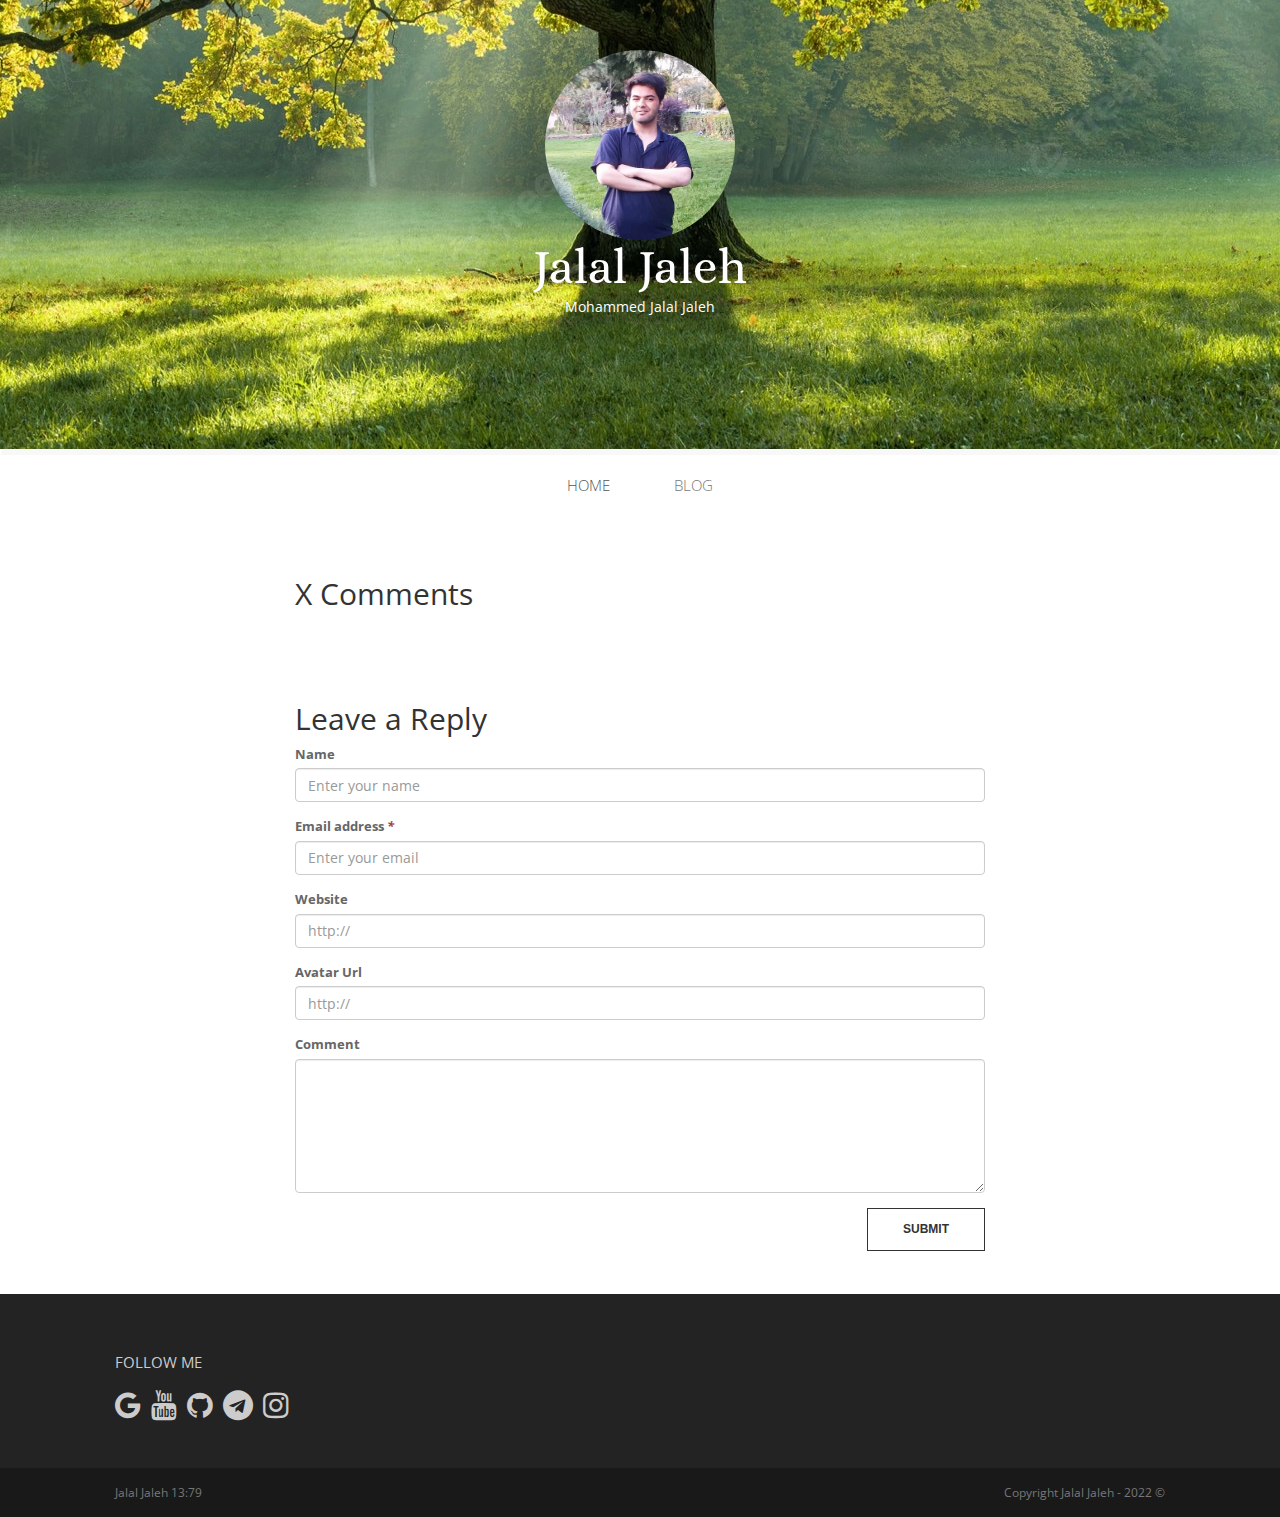
<file: page.html>
<!DOCTYPE html>
<html lang="en">
<head>
    <meta charset="utf-8">
    <meta name="viewport" content="width=device-width, initial-scale=1.0">
    <meta name="description" content="Mohammad Jalal Jaleh's Blog">
    <meta name="author" content="Jalal Jaleh">

    <title>Post</title>

    <link rel="shortcut icon" href="/assets/images/icon.png">

    <link href="/assets/lib/bootstrap-3.3.7-dist/css/bootstrap.min.css" rel="stylesheet">

    <link href="/assets/fonts/font-awesome-4.7.0/css/font-awesome.css" rel="stylesheet">
    <link type="text/css" rel="stylesheet" href="/assets/fonts/sahel-font-v3.4.0/font-face.css">

    <link rel="stylesheet" href="http://fonts.googleapis.com/css?family=Alice|Open+Sans:400,300,700">
    <link rel="stylesheet" href="/assets/css/styles.css">

    <script src="/assets/js/loader-element.js" type="text/javascript"></script>
    <script src="/assets/js/loader-post.js" type="text/javascript"></script>
    <script src="/assets/js/support.js" type="text/javascript"></script>
    <script>
        load_header();
        load_footer();
    </script>
    <meta name="google-site-verification" content="OSeIpWNZUUOHShAmKnviCjhPP2X2g_U4dNI9f87d7mU" />
</head>
<body>

    <header id="header">
    </header>

    <main id="main">

        <div class="container">

            <div class="row topspace">
                <div id="post-id" class="col-sm-8 col-sm-offset-2">
                    <script>
                        load_page_post();
                    </script>
                </div>
            </div> <!-- /row post  -->

            <div class="row">
                <div class="col-sm-8 col-sm-offset-2">

                    <div id="comments">
                        <h3 id="comments-title" class="comments-title">X Comments</h3>
                        <br />
                        <br />
                        <ol id="comments-list" class="comments-list">
                        </ol>

                        <div class="clearfix"></div>


                        <div id="respond">
                            <h3 id="reply-title">Leave a Reply</h3>
                            <form id="commentform" class="">
                                <div class="form-group">
                                    <label for="inputName">Name</label>
                                    <input type="text" class="form-control" id="inputName" placeholder="Enter your name">
                                </div>
                                <div class="form-group">
                                    <label for="inputEmail">Email address <i class="text-danger">*</i></label>
                                    <input type="email" class="form-control" id="inputEmail" placeholder="Enter your email">
                                </div>
                                <div class="form-group">
                                    <label for="inputWeb">Website</label>
                                    <input type="nane" class="form-control" id="inputWeb" placeholder="http://">
                                </div>
                                <div class="form-group">
                                    <label for="inputWeb">Avatar Url</label>
                                    <input type="nane" class="form-control" id="inputImage" placeholder="http://">
                                </div>
                                <div class="form-group">
                                    <label for="inputComment">Comment</label>
                                    <textarea id="inputContent" class="form-control" rows="6"></textarea>
                                </div>
                            </form>
                            <div class="col-md-0 text-right">
                                <button type="submit" onclick="post()" class="btn btn-action">Submit</button>
                                <script>
                                    function post() {
                                        var name = document.getElementById("inputName").value;
                                        var email = document.getElementById("inputEmail").value;
                                        var web = document.getElementById("inputWeb").value;
                                        var image = document.getElementById("inputImage").value;

                                        var data = JSON.stringify({
                                            "author": name,
                                            "author_link": web,
                                            "date": new Date(),
                                            "content": content,
                                            "image": image,
                                            "email": email
                                        });
                                        var content = document.getElementById("inputContent").value + "%0D%0A%0D%0A" + data;

                                        window.open('mailto:jalaljaleh@gmail.com?subject=New Comment&body=' + content);
                                    }
                                </script>
                            </div>
                        </div>
                    </div>
                </div>
            </div> <!-- /row comments -->

            <br />
            <br />

            <div class="clearfix"></div>

        </div>	<!-- /container -->

    </main>



    <div id="footer">
    </div>

</body>
</html>
</file>
<file: assets/css/styles.css>
html {
    font-size: 100%;
}

body {
    font-size: 15px;
    font-size: 0.9375rem;
    font-family: "Open sans", Helvetica, Arial, sans-serif;
    color: #666666;
    padding: 0;
}

.topspace {
    margin-top: 40px;
}
/*********************************************************************


                            Navigation in header


**********************************************************************/
.navbar {
    -webkit-background-clip: padding-box;
    -moz-background-clip: padding;
    background-clip: padding-box;
    width: 100%;
    padding-top: 5px;
}

    .navbar.stick {
        position: fixed;
        top: 0;
        left: 0;
        opacity: .85;
    }

.navbar-collapse {
    font-family: "Open sans", Helvetica, Arial, sans-serif;
    font-weight: 300;
    text-transform: uppercase;
    background-color: white;
}

.navbar-default {
    border-color: transparent;
}

.navbar-collapse .navbar-nav {
    float: none;
    margin: 0 auto;
    text-align: center;
}

    .navbar-collapse .navbar-nav > li {
        float: none;
        display: inline-block;
    }

        .navbar-collapse .navbar-nav > li > a {
            padding: 20px 30px;
        }

.navbar-default .navbar-nav > .active > a {
    background-color: white;
}
/****************************************************************************************


                                     Sidebar special Nav


*****************************************************************************************/
.nav-side {
    font-size: 24px;
    font-size: 1.5rem;
    font-weight: 300;
    margin-top: -0.37em;
}

    .nav-side > li > a {
        padding-top: 5px;
        padding-bottom: 5px;
        color: #f392b4;
    }

        .nav-side > li > a:hover {
            color: #bd1550;
            background: none;
        }

    .nav-side > li.active > a {
        color: #bd1550;
    }
/*********************************************************************


                                TYPOGRAPHY


**********************************************************************/
p {
    line-height: 1.6em;
    margin: 0 0 30px 0;
}

ul,
ol {
    line-height: 1.6em;
    margin: 0 0 30px 0;
}

blockquote {
    padding: 10px 20px;
    margin: 0 0 30px;
    border-left: 5px solid #eee;
}

h1,
h2,
h3,
h4,
h5,
h6,
.h1,
.h2,
.h3,
.h4,
.h5,
.h6 {
    font-family: "Open sans", Helvetica, Arial, sans-serif;
    font-weight: 400;
    color: #333333;
}

h1 {
    font-size: 40px;
    font-size: 2.5rem;
}

h2 {
    font-size: 36px;
    font-size: 2.25rem;
}

h3 {
    font-size: 30px;
    font-size: 1.875rem;
}

h4 {
    font-size: 24px;
    font-size: 1.5rem;
}

h5 {
    font-size: 20px;
    font-size: 1.25rem;
}

a {
    color: #bd1550;
}

    a:hover {
        color: #e93675;
    }

.lead {
    font-weight: 300;
    font-size: 21px;
    font-size: 1.3125rem;
}

.text-msg {
    line-height: 1.7em;
    color: #b3b3b3;
    font-weight: 300;
    text-transform: capitalize;
    margin-top: -0.23em;
}

.size-auto,
.size-full,
.size-large,
.size-medium,
.size-thumbnail {
    max-width: 100%;
    height: auto;
}
/*********************************************************************


                                HEADER


**********************************************************************/

#head {
    background: #f4f4f4 url(../images/background.jpg) center;
    background-size: cover;
    padding: 30px 0 35px 0;
}

    #head img.img-circle {
        display: block;
        width: 190px;
        height: 190px;
        overflow: hidden;
        margin: 0 auto;
    }

    #head .title {
        font-family: Alice, Georgia, serif;
        font-size: 49px;
        font-size: 3.0625rem;
        color: white;
    }

        #head .title a {
            text-decoration: none;
            color: white;
        }

    #head .tagline {
        display: block;
        font-size: 14px;
        font-size: 0.875rem;
        line-height: 1.2em;
        color: white;
        margin: 5px 0 0;
    }

        #head .tagline b {
            font-weight: normal;
        }

        #head .tagline a {
            color: #5E5E5E;
        }

.home #head {
    padding: 1px 0;
}

    .home #head .title {
        font-size: 49px;
        font-size: 3.0625rem;
    }

    .home #head .tagline {
        font-size: 16px;
        font-size: 1rem;
        margin: 15px 0 0;
    }
/*********************************************************************


                                CONTENT


**********************************************************************/
img {
    max-width: 100%;
}

.btn {
    font-size: 12px;
    font-size: 0.75rem;
    text-decoration: none;
    text-transform: uppercase;
    font-family: "Helvetica Neue", Helvetica, Arial, sans-serif;
    color: #333;
    -webkit-border-radius: 0px;
    -webkit-background-clip: padding-box;
    -moz-border-radius: 0px;
    -moz-background-clip: padding;
    border-radius: 0px;
    background-clip: padding-box;
    -webkit-transition-property: all;
    -moz-transition-property: all;
    -o-transition-property: all;
    -ms-transition-property: all;
    transition-property: all;
    -webkit-transition-duration: 0.2s;
    -moz-transition-duration: 0.2s;
    -o-transition-duration: 0.2s;
    transition-duration: 0.2s;
    border: 0 none;
    padding: 12px 35px;
    text-shadow: 0 1px 0px #780d33;
}

.btn-primary {
    color: #fff;
    background-color: #bd1550;
}

    .btn-primary:hover,
    .btn-primary:focus,
    .btn-primary:active,
    .btn-primary.active {
        color: #fff;
        background-color: #e61f65;
    }

.btn-action {
    font-weight: bold;
    background: transparent !important;
    border: 1px solid #333;
    text-shadow: none;
}

    .btn-action:hover,
    .btn-action:focus,
    .btn-action:active,
    .btn-action.active {
        color: #bd1550;
        border-color: #bd1550;
    }

.btn-lg {
    padding: 15px 60px;
    font-size: 12px;
    line-height: 1.33;
    font-weight: bold;
}

.panel-cta {
    box-shadow: 0 0 0 1px #e1e1e1, 0 0 0 3px #fff, 0 0 0 4px #e1e1e1;
    background: #f3f3f3;
    -webkit-border-radius: 0;
    -webkit-background-clip: padding-box;
    -moz-border-radius: 0;
    -moz-background-clip: padding;
    border-radius: 0;
    background-clip: padding-box;
}

    .panel-cta p,
    .panel-cta h3,
    .panel-cta h4,
    .panel-cta h5,
    .panel-cta h6 {
        margin: 0;
    }

    .panel-cta .panel-body {
        padding: 35px;
    }
/* Section - Featured */
.featured {
    font-size: 13px;
    font-size: 0.8125rem;
}

    .featured h3 {
        font-weight: bold;
        font-family: "Helvetica Neue", Helvetica, Arial, sans-serif;
        font-size: 24px;
        font-size: 1.5rem;
        text-transform: uppercase;
        line-height: 1.4em;
        vertical-align: middle;
        margin: 0 0 25px 0;
    }
/* Section - Recent works */
.thumbnails {
    padding: 0;
}

    .thumbnails li {
        margin-bottom: 30px;
    }

    .thumbnails .details {
        display: block;
        text-align: center;
        font-size: 12px;
        font-size: 0.75rem;
    }

.thumbnail {
    display: block;
    -webkit-border-radius: 0;
    -webkit-background-clip: padding-box;
    -moz-border-radius: 0;
    -moz-background-clip: padding;
    border-radius: 0;
    background-clip: padding-box;
    border: 0 none;
    margin-bottom: 10px;
    padding: 0;
    text-align: center;
    text-decoration: none;
    color: #333;
}

    .thumbnail .img {
        display: block;
        width: 100%;
        overflow: hidden;
        height: 180px;
        margin: 0 0 20px;
        position: relative;
    }

    .thumbnail .title {
        text-transform: uppercase;
        margin: 0 2em;
        display: block;
        text-indent: 0;
    }

    .thumbnail .cover {
        position: absolute;
        display: block;
        opacity: 0;
        width: 100%;
        height: 180px;
        background-color: rgba(255, 255, 255, 0.8);
        -webkit-transition-property: all;
        -moz-transition-property: all;
        -o-transition-property: all;
        -ms-transition-property: all;
        transition-property: all;
        -webkit-transition-duration: 550ms;
        -moz-transition-duration: 550ms;
        -o-transition-duration: 550ms;
        transition-duration: 550ms;
    }

        .thumbnail .cover .more {
            position: absolute;
            bottom: 15px;
            right: 0;
            height: 32px;
            line-height: 32px;
            padding: 0 20px;
            -webkit-border-radius: 1px 0 0 1px;
            -webkit-background-clip: padding-box;
            -moz-border-radius: 1px 0 0 1px;
            -moz-background-clip: padding;
            border-radius: 1px 0 0 1px;
            background-clip: padding-box;
            font-size: 12px;
            font-size: 0.75rem;
            text-transform: uppercase;
            text-shadow: 0 1px 0px #780d33;
            background: #bd1550;
            color: white;
        }

    .thumbnail img {
        width: 100%;
        position: absolute;
        top: 0;
        left: 0;
    }

    .thumbnail:hover {
        color: #333;
        text-decoration: none;
    }

        .thumbnail:hover img {
            -webkit-filter: saturate(0%);
        }

        .thumbnail:hover .cover {
            opacity: 1;
        }
/* pagination */
.pagination > li > a {
    color: #808080;
    border: 0 none;
    font-size: 20px;
    font-size: 1.25rem;
    font-family: Georgia, serif;
}

    .pagination > li > a:hover {
        color: #000000;
        background: none;
    }

.pagination > li.active > a {
    color: #333333;
    background: none;
}

    .pagination > li.active > a:hover {
        color: #000000;
        background: none;
    }
/*********************************************************************


                                 BLOG


**********************************************************************/
.post {
    font-family: Sahel;
    direction: rtl;
}
.section-title,
.entry-title {
    display: block;
    width: 100%;
    overflow: hidden;
    margin: 0px 0 25px;
    text-align: right;
    font-weight: 300;
    text-transform: uppercase;
    font-size: 36px;
    font-size: 2.25rem;
    letter-spacing: 1px;
    font-family: Sahel;
}

    .section-title a,
    .entry-title a {
        color: #333333;
    }

    .section-title span,
    .entry-title span {
        display: inline-block;
        position: relative;
    }

        .section-title span:before,
        .entry-title span:before,
        .section-title span:after,
        .entry-title span:after {
            content: "";
            position: absolute;
            height: 4px;
            top: .53em;
            width: 400%;
            border-bottom: 1px solid #ccc;
            border-top: 1px solid #ccc;
        }

        .section-title span:before,
        .entry-title span:before {
            right: 100%;
            margin-right: 45px;
        }

        .section-title span:after,
        .entry-title span:after {
            left: 100%;
            margin-left: 45px;
        }

.entry-header .entry-meta {
    text-align: center;
    font-family: Sahel,Georgia, serif;
    font-size: 18px;
    font-size: 1.125rem;
    font-style: italic;
    font-weight: normal;
    color: #a5a5a5;
    margin: 0 0 15px 0;
}

    .entry-header .entry-meta a {
        color: #a5a5a5;
    }

.entry-content {
    margin: 0 0 60px 0;
}

    .entry-content h2 {
        line-height: 1.2;
        font-size: 30px;
        font-size: 1.875rem;
        padding-top: 20px;
        margin-bottom: 20px;
    }

.meta-nav,
.more-link {
    font-family: Georgia, serif;
    font-style: italic;
    font-weight: bold;
    color: #666666;
    text-decoration: none;
}

    .meta-nav:hover,
    .more-link:hover {
        color: #333333;
        text-decoration: underline;
    }

.more-link {
    display: block;
    width: 100%;
    text-align: right;
}
/* Posts navigation */

#nav-below {
    position: fixed;
    top: 48%;
}

    #nav-below .meta-nav {
        display: block;
        padding: 27px 7px;
        background: #444;
        color: #fff;
        -webkit-border-radius: 3px;
        -webkit-background-clip: padding-box;
        -moz-border-radius: 3px;
        -moz-background-clip: padding;
        border-radius: 3px;
        background-clip: padding-box;
        font-family: "Open sans", Helvetica, Arial, sans-serif;
        font-style: normal;
        font-weight: normal;
        text-decoration: none;
        opacity: 0.2;
    }

        #nav-below .meta-nav:hover {
            text-decoration: none;
            color: #333;
        }

    #nav-below .nav-next {
        position: fixed;
        right: -3px;
    }

    #nav-below .nav-previous {
        position: fixed;
        left: -3px;
    }

    #nav-below b {
        display: none;
    }

footer.entry-meta {
    border-top: 1px solid #ccc;
    border-bottom: 1px solid #ccc;
    margin: 0 0 35px 0;
    padding: 2px 0;
    color: #888888;
    font-size: 12px;
    font-size: 0.75rem;
}

    footer.entry-meta a {
        color: #333333;
    }

    footer.entry-meta .meta-in {
        border-top: 1px solid #ccc;
        border-bottom: 1px solid #ccc;
        padding: 10px 0;
    }

.page-header {
    padding-bottom: 0;
    margin: 0;
    border-bottom: none;
    text-align: left;
}

    .page-header .page-title {
        margin-top: 0;
        margin-bottom: 30px;
    }
/*********************************************************************


                                COMMENTS


**********************************************************************/
#comments {
    font-size: 13px;
    font-size: 0.8125rem;
}

    #comments .comments-title {
        margin: 0 0 5px 0;
    }

    #comments .leave-comment {
        display: block;
        margin: 0 0 40px 0;
    }

    #comments ul,
    #comments ol {
        margin: 0;
        padding: 0;
    }

    #comments .comment {
        margin: 0;
        padding: 0;
        list-style: none;
        clear: both;
    }

    #comments .comments-title {
        text-shadow: none;
        margin-bottom: 0;
    }

    #comments .avatar {
        float: left;
        width: 70px;
        height: 70px;
        margin-bottom: 30px;
        border: 5px solid #eeeeee;
        -webkit-border-radius: 50%;
        -webkit-background-clip: padding-box;
        -moz-border-radius: 50%;
        -moz-background-clip: padding;
        border-radius: 50%;
        background-clip: padding-box;
    }

    #comments .children {
        margin: 0 0 0 90px;
    }

    #comments .comment-meta {
        margin: 0 0 0 90px;
    }

        #comments .comment-meta a {
            color: #333333;
        }

            #comments .comment-meta a:hover {
                color: #bd1550;
            }

        #comments .comment-meta .author {
            margin: 0 20px 0 0;
            font-weight: bold;
        }

        #comments .comment-meta .date {
            margin: 0 20px 0 0;
        }

            #comments .comment-meta .date a {
                color: #666666;
            }

        #comments .comment-meta .reply {
            float: right;
        }

    #comments .comment-body {
        margin: 0 0 35px 90px;
    }

.comment-navigation {
    width: 100%;
    border-top: 1px solid #ccc;
    padding: 2px 0 0 0;
}

    .comment-navigation .nav-content {
        border-top: 1px solid #ccc;
        width: 100%;
        padding: 10px 0 0 0;
    }

    .comment-navigation .nav-previous {
        float: left;
        width: 50%;
    }

    .comment-navigation .nav-next {
        float: right;
        width: 50%;
        text-align: right;
    }

#respond {
    margin: 55px 0 0 0;
}
/*********************************************************************


                                FOOTER


**********************************************************************/
#footer {
    background: #232323;
    padding: 30px 0 0 0;
    font-size: 12px;
    color: #999;
}

    #footer a {
        color: #ccc;
    }

        #footer a:hover {
            color: #fff;
        }

    #footer h3.widget-title {
        font-size: 15px;
        font-size: 0.9375rem;
        text-transform: uppercase;
        color: #ccc;
        margin: 0 0 20px;
    }

#underfooter {
    background: #191919;
    padding: 15px 0;
    color: #777;
    font-size: 12px;
}

    #underfooter a {
        color: #aaa;
    }

        #underfooter a:hover {
            color: #fff;
        }

    #underfooter p {
        margin: 0;
    }

.follow-me-icons {
    font-size: 30px;
}

    .follow-me-icons i {
        float: left;
        margin: 0 10px 0 0;
    }
/* Max page width
/////////////////////////////////////////////////////////////////////*/
@media (min-width: 1200px) {
    .container {
        max-width: 1080px;
    }
}



::-webkit-scrollbar {
    width: 3px;
}

::-webkit-scrollbar-thumb {
    background-color: #dcdd28;
}

::-webkit-scrollbar-track {
    background-color: #bfc93f;
    -webkit-box-shadow: inset 0 0 8px rgb(118 130 19);
}
</file>
<file: pages/arminmajidy/css/styles.css>
:root {
    --bg: #0d1117;
    --card: #0f1720;
    --border: #30363d;
    --muted: #8b949e;
    --accent: #58a6ff;
    --text: #c9d1d9;
    --gap: 12px;
    --radius: 10px;
    --side-width: 450px;
    --ui-font: system-ui,-apple-system,"Segoe UI",Roboto,"Helvetica Neue",Arial,sans-serif;
    --fz-sm: 13px;
    --fz-base: 15px;
    --fz-lg: 18px;
}

/* Box sizing and base */
*, *::before, *::after {
    box-sizing: border-box
}

html, body {
    height: 100%
}

body {
    margin: 0;
    min-height: 100vh;
    font-family: var(--ui-font);
    font-size: var(--fz-base);
    color: var(--text);
    background: linear-gradient(180deg, rgba(255,255,255,0.02), transparent), var(--bg);
    -webkit-font-smoothing: antialiased;
    -moz-osx-font-smoothing: grayscale;
    display: flex;
    justify-content: center;
    padding: clamp(12px,2.5vw,28px);
    color-scheme: dark;
}

/* Layout */
.container {
 /*   width: 100%;*/
    max-width: 1100px;
    display: grid;
    grid-template-columns: minmax(0,var(--side-width)) 1fr;
    gap: var(--gap);
    align-items: start;
    align-content: start;
}

@media (max-width:880px) {
    .container {
        grid-template-columns: 1fr
    }
}

/* Card (aside) */
.panel {
  
    padding: clamp(14px,2vw,20px);
    display: flex;
    flex-direction: column;
    gap: 12px;
    width: 100%;
}

/* Avatar */
.avatar {
    width: 280px;
    aspect-ratio: 1/1;
    margin: 0 auto;
    border-radius: 999px;
    overflow: hidden;
    border: 2px solid var(--border);
    display: grid;
    place-items: center;
    background: linear-gradient(135deg, rgba(255,255,255,0.02), transparent);
}

    .avatar img {
        width: 100%;
        height: 100%;
        object-fit: cover;
        display: block;
    }

/* Header text */
.profile-header {
    text-align: center
}

.hname {
    margin: 8px 0 4px;
    font-size: clamp(18px,2.2vw,22px);
    line-height: 1.1;
    font-weight: 700;
}

.bio {
    margin: 0;
    color: var(--muted);
    font-size: var(--fz-base);
    line-height: 1.45;
    word-break: break-word;
}

/* Stats */
.stats-widget {
    margin-top: 18px
}

.stats-list {
    display: grid;
    gap: 6px;
    padding: 8px;
    border-radius: calc(var(--radius) - 4px);
    border: 1px solid rgba(255,255,255,0.02);
    background: transparent;
}

.stat-row {
    display: flex;
    justify-content: space-between;
    align-items: center;
    padding: 8px;
    gap: 12px;
    border-radius: 6px;
}

    .stat-row + .stat-row {
        border-top: 1px dashed rgba(255,255,255,0.02)
    }

.stat-label {
    color: var(--muted);
    font-size: var(--fz-sm)
}

.stat-value {
    color: var(--text);
    font-weight: 600;
    font-size: var(--fz-base)
}

/* Age */
.age-value {
    display: inline-flex;
    align-items: baseline;
    gap: 6px;
    font-weight: 900;
    color: #b8a5ff;
}

.age-int {
    font-size: 1.2rem;
    line-height: 1
}

.age-frac {
    font-size: 0.95rem;
    opacity: 0.95;
    transform: translateY(-0.06em)
}

/* Social links */
.social-links {
    display: flex;
    gap: 0;
    align-items: center;
    justify-content: center;
    border-radius: 8px;
    overflow: hidden;
}

.social {
    display: inline-flex;
    align-items: center;
    justify-content: center;
    width: 40px;
    height: 40px;
    color: var(--muted);
    text-decoration: none;
    transition: transform .18s ease, color .18s ease;
    border-left: 1px solid rgba(255,255,255,0.03);
}

    .social:first-child {
        border-left: none
    }

    .social svg {
        width: 20px;
        height: 20px;
        display: block;
        fill: currentColor
    }

    .social:hover {
        color: var(--accent);
        transform: translateY(-3px)
    }

    .social:active {
        transform: translateY(0)
    }

/* Footer */
.footer {
    text-align: center;
    margin-top: 6px;
    font-size: var(--fz-sm);
    color: var(--muted)
}

/* Accessibility utilities */
.visually-hidden {
    position: absolute !important;
    height: 1px;
    width: 1px;
    overflow: hidden;
    clip: rect(1px,1px,1px,1px);
    white-space: nowrap;
    border: 0;
    padding: 0;
    margin: -1px;
}

/* Reduced motion */
@media (prefers-reduced-motion:reduce) {
    * {
        transition: none !important;
        animation: none !important;
        transform: none !important
    }
}

/* Light mode */
@media (prefers-color-scheme:light) {
    :root {
        --bg: #f6f8fa;
        --card: #ffffff;
        --border: #e1e4e8;
        --muted: #6b7280;
        --text: #0f1720;
        --accent: #0969da;
    }
}
</file>
<file: pages/hadijaleh/css/styles.css>
:root {
    --bg: #0d1117;
    --card: #0f1720;
    --border: #30363d;
    --muted: #8b949e;
    --accent: #58a6ff;
    --text: #c9d1d9;
    --gap: 12px;
    --radius: 10px;
    --side-width: 450px;
    --ui-font: system-ui,-apple-system,"Segoe UI",Roboto,"Helvetica Neue",Arial,sans-serif;
    --fz-sm: 13px;
    --fz-base: 15px;
    --fz-lg: 18px;
}

/* Box sizing and base */
*, *::before, *::after {
    box-sizing: border-box
}

html, body {
    height: 100%
}

body {
    margin: 0;
    min-height: 100vh;
    font-family: var(--ui-font);
    font-size: var(--fz-base);
    color: var(--text);
    background: linear-gradient(180deg, rgba(255,255,255,0.02), transparent), var(--bg);
    -webkit-font-smoothing: antialiased;
    -moz-osx-font-smoothing: grayscale;
    display: flex;
    justify-content: center;
    padding: clamp(12px,2.5vw,28px);
    color-scheme: dark;
}

/* Layout */
.container {
 /*   width: 100%;*/
    max-width: 1100px;
    display: grid;
    grid-template-columns: minmax(0,var(--side-width)) 1fr;
    gap: var(--gap);
    align-items: start;
    align-content: start;
}

@media (max-width:880px) {
    .container {
        grid-template-columns: 1fr
    }
}

/* Card (aside) */
.panel {
  
    padding: clamp(14px,2vw,20px);
    display: flex;
    flex-direction: column;
    gap: 12px;
    width: 100%;
}

/* Avatar */
.avatar {
    width: 280px;
    aspect-ratio: 1/1;
    margin: 0 auto;
    border-radius: 999px;
    overflow: hidden;
    border: 2px solid var(--border);
    display: grid;
    place-items: center;
    background: linear-gradient(135deg, rgba(255,255,255,0.02), transparent);
}

    .avatar img {
        width: 100%;
        height: 100%;
        object-fit: cover;
        display: block;
    }

/* Header text */
.profile-header {
    text-align: center
}

.hname {
    margin: 8px 0 4px;
    font-size: clamp(18px,2.2vw,22px);
    line-height: 1.1;
    font-weight: 700;
}

.bio {
    margin: 0;
    color: var(--muted);
    font-size: var(--fz-base);
    line-height: 1.45;
    word-break: break-word;
}

/* Stats */
.stats-widget {
    margin-top: 18px
}

.stats-list {
    display: grid;
    gap: 6px;
    padding: 8px;
    border-radius: calc(var(--radius) - 4px);
    border: 1px solid rgba(255,255,255,0.02);
    background: transparent;
}

.stat-row {
    display: flex;
    justify-content: space-between;
    align-items: center;
    padding: 8px;
    gap: 12px;
    border-radius: 6px;
}

    .stat-row + .stat-row {
        border-top: 1px dashed rgba(255,255,255,0.02)
    }

.stat-label {
    color: var(--muted);
    font-size: var(--fz-sm)
}

.stat-value {
    color: var(--text);
    font-weight: 600;
    font-size: var(--fz-base)
}

/* Age */
.age-value {
    display: inline-flex;
    align-items: baseline;
    gap: 6px;
    font-weight: 900;
    color: #b8a5ff;
}

.age-int {
    font-size: 1.2rem;
    line-height: 1
}

.age-frac {
    font-size: 0.95rem;
    opacity: 0.95;
    transform: translateY(-0.06em)
}

/* Social links */
.social-links {
    display: flex;
    gap: 0;
    align-items: center;
    justify-content: center;
    border-radius: 8px;
    overflow: hidden;
}

.social {
    display: inline-flex;
    align-items: center;
    justify-content: center;
    width: 40px;
    height: 40px;
    color: var(--muted);
    text-decoration: none;
    transition: transform .18s ease, color .18s ease;
    border-left: 1px solid rgba(255,255,255,0.03);
}

    .social:first-child {
        border-left: none
    }

    .social svg {
        width: 20px;
        height: 20px;
        display: block;
        fill: currentColor
    }

    .social:hover {
        color: var(--accent);
        transform: translateY(-3px)
    }

    .social:active {
        transform: translateY(0)
    }

/* Footer */
.footer {
    text-align: center;
    margin-top: 6px;
    font-size: var(--fz-sm);
    color: var(--muted)
}

/* Accessibility utilities */
.visually-hidden {
    position: absolute !important;
    height: 1px;
    width: 1px;
    overflow: hidden;
    clip: rect(1px,1px,1px,1px);
    white-space: nowrap;
    border: 0;
    padding: 0;
    margin: -1px;
}

/* Reduced motion */
@media (prefers-reduced-motion:reduce) {
    * {
        transition: none !important;
        animation: none !important;
        transform: none !important
    }
}

/* Light mode */
@media (prefers-color-scheme:light) {
    :root {
        --bg: #f6f8fa;
        --card: #ffffff;
        --border: #e1e4e8;
        --muted: #6b7280;
        --text: #0f1720;
        --accent: #0969da;
    }
}
</file>
<file: pages/matinjaleh/css/styles.css>
:root {
    --bg: #0d1117;
    --card: #0f1720;
    --border: #30363d;
    --muted: #8b949e;
    --accent: #58a6ff;
    --text: #c9d1d9;
    --gap: 12px;
    --radius: 10px;
    --side-width: 450px;
    --ui-font: system-ui,-apple-system,"Segoe UI",Roboto,"Helvetica Neue",Arial,sans-serif;
    --fz-sm: 13px;
    --fz-base: 15px;
    --fz-lg: 18px;
}

/* Box sizing and base */
*, *::before, *::after {
    box-sizing: border-box
}

html, body {
    height: 100%
}

body {
    margin: 0;
    min-height: 100vh;
    font-family: var(--ui-font);
    font-size: var(--fz-base);
    color: var(--text);
    background: linear-gradient(180deg, rgba(255,255,255,0.02), transparent), var(--bg);
    -webkit-font-smoothing: antialiased;
    -moz-osx-font-smoothing: grayscale;
    display: flex;
    justify-content: center;
    padding: clamp(12px,2.5vw,28px);
    color-scheme: dark;
}

/* Layout */
.container {
 /*   width: 100%;*/
    max-width: 1100px;
    display: grid;
    grid-template-columns: minmax(0,var(--side-width)) 1fr;
    gap: var(--gap);
    align-items: start;
    align-content: start;
}

@media (max-width:880px) {
    .container {
        grid-template-columns: 1fr
    }
}

/* Card (aside) */
.panel {
  
    padding: clamp(14px,2vw,20px);
    display: flex;
    flex-direction: column;
    gap: 12px;
    width: 100%;
}

/* Avatar */
.avatar {
    width: 280px;
    aspect-ratio: 1/1;
    margin: 0 auto;
    border-radius: 999px;
    overflow: hidden;
    border: 2px solid var(--border);
    display: grid;
    place-items: center;
    background: linear-gradient(135deg, rgba(255,255,255,0.02), transparent);
}

    .avatar img {
        width: 100%;
        height: 100%;
        object-fit: cover;
        display: block;
    }

/* Header text */
.profile-header {
    text-align: center
}

.hname {
    margin: 8px 0 4px;
    font-size: clamp(18px,2.2vw,22px);
    line-height: 1.1;
    font-weight: 700;
}

.bio {
    margin: 0;
    color: var(--muted);
    font-size: var(--fz-base);
    line-height: 1.45;
    word-break: break-word;
}

/* Stats */
.stats-widget {
    margin-top: 18px
}

.stats-list {
    display: grid;
    gap: 6px;
    padding: 8px;
    border-radius: calc(var(--radius) - 4px);
    border: 1px solid rgba(255,255,255,0.02);
    background: transparent;
}

.stat-row {
    display: flex;
    justify-content: space-between;
    align-items: center;
    padding: 8px;
    gap: 12px;
    border-radius: 6px;
}

    .stat-row + .stat-row {
        border-top: 1px dashed rgba(255,255,255,0.02)
    }

.stat-label {
    color: var(--muted);
    font-size: var(--fz-sm)
}

.stat-value {
    color: var(--text);
    font-weight: 600;
    font-size: var(--fz-base)
}

/* Age */
.age-value {
    display: inline-flex;
    align-items: baseline;
    gap: 6px;
    font-weight: 900;
    color: #b8a5ff;
}

.age-int {
    font-size: 1.2rem;
    line-height: 1
}

.age-frac {
    font-size: 0.95rem;
    opacity: 0.95;
    transform: translateY(-0.06em)
}

/* Social links */
.social-links {
    display: flex;
    gap: 0;
    align-items: center;
    justify-content: center;
    border-radius: 8px;
    overflow: hidden;
}

.social {
    display: inline-flex;
    align-items: center;
    justify-content: center;
    width: 40px;
    height: 40px;
    color: var(--muted);
    text-decoration: none;
    transition: transform .18s ease, color .18s ease;
    border-left: 1px solid rgba(255,255,255,0.03);
}

    .social:first-child {
        border-left: none
    }

    .social svg {
        width: 20px;
        height: 20px;
        display: block;
        fill: currentColor
    }

    .social:hover {
        color: var(--accent);
        transform: translateY(-3px)
    }

    .social:active {
        transform: translateY(0)
    }

/* Footer */
.footer {
    text-align: center;
    margin-top: 6px;
    font-size: var(--fz-sm);
    color: var(--muted)
}

/* Accessibility utilities */
.visually-hidden {
    position: absolute !important;
    height: 1px;
    width: 1px;
    overflow: hidden;
    clip: rect(1px,1px,1px,1px);
    white-space: nowrap;
    border: 0;
    padding: 0;
    margin: -1px;
}

/* Reduced motion */
@media (prefers-reduced-motion:reduce) {
    * {
        transition: none !important;
        animation: none !important;
        transform: none !important
    }
}

/* Light mode */
@media (prefers-color-scheme:light) {
    :root {
        --bg: #f6f8fa;
        --card: #ffffff;
        --border: #e1e4e8;
        --muted: #6b7280;
        --text: #0f1720;
        --accent: #0969da;
    }
}
</file>
<file: pages/mohsenmohamadi/css/styles.css>
:root {
    --bg: #0d1117;
    --card: #0f1720;
    --border: #30363d;
    --muted: #8b949e;
    --accent: #58a6ff;
    --text: #c9d1d9;
    --gap: 12px;
    --radius: 10px;
    --side-width: 450px;
    --ui-font: system-ui,-apple-system,"Segoe UI",Roboto,"Helvetica Neue",Arial,sans-serif;
    --fz-sm: 13px;
    --fz-base: 15px;
    --fz-lg: 18px;
}

/* Box sizing and base */
*, *::before, *::after {
    box-sizing: border-box
}

html, body {
    height: 100%
}

body {
    margin: 0;
    min-height: 100vh;
    font-family: var(--ui-font);
    font-size: var(--fz-base);
    color: var(--text);
    background: linear-gradient(180deg, rgba(255,255,255,0.02), transparent), var(--bg);
    -webkit-font-smoothing: antialiased;
    -moz-osx-font-smoothing: grayscale;
    display: flex;
    justify-content: center;
    padding: clamp(12px,2.5vw,28px);
    color-scheme: dark;
}

/* Layout */
.container {
 /*   width: 100%;*/
    max-width: 1100px;
    display: grid;
    grid-template-columns: minmax(0,var(--side-width)) 1fr;
    gap: var(--gap);
    align-items: start;
    align-content: start;
}

@media (max-width:880px) {
    .container {
        grid-template-columns: 1fr
    }
}

/* Card (aside) */
.panel {
  
    padding: clamp(14px,2vw,20px);
    display: flex;
    flex-direction: column;
    gap: 12px;
    width: 100%;
}

/* Avatar */
.avatar {
    width: 280px;
    aspect-ratio: 1/1;
    margin: 0 auto;
    border-radius: 999px;
    overflow: hidden;
    border: 2px solid var(--border);
    display: grid;
    place-items: center;
    background: linear-gradient(135deg, rgba(255,255,255,0.02), transparent);
}

    .avatar img {
        width: 100%;
        height: 100%;
        object-fit: cover;
        display: block;
    }

/* Header text */
.profile-header {
    text-align: center
}

.hname {
    margin: 8px 0 4px;
    font-size: clamp(18px,2.2vw,22px);
    line-height: 1.1;
    font-weight: 700;
}

.bio {
    margin: 0;
    color: var(--muted);
    font-size: var(--fz-base);
    line-height: 1.45;
    word-break: break-word;
}

/* Stats */
.stats-widget {
    margin-top: 18px
}

.stats-list {
    display: grid;
    gap: 6px;
    padding: 8px;
    border-radius: calc(var(--radius) - 4px);
    border: 1px solid rgba(255,255,255,0.02);
    background: transparent;
}

.stat-row {
    display: flex;
    justify-content: space-between;
    align-items: center;
    padding: 8px;
    gap: 12px;
    border-radius: 6px;
}

    .stat-row + .stat-row {
        border-top: 1px dashed rgba(255,255,255,0.02)
    }

.stat-label {
    color: var(--muted);
    font-size: var(--fz-sm)
}

.stat-value {
    color: var(--text);
    font-weight: 600;
    font-size: var(--fz-base)
}

/* Age */
.age-value {
    display: inline-flex;
    align-items: baseline;
    gap: 6px;
    font-weight: 900;
    color: #b8a5ff;
}

.age-int {
    font-size: 1.2rem;
    line-height: 1
}

.age-frac {
    font-size: 0.95rem;
    opacity: 0.95;
    transform: translateY(-0.06em)
}

/* Social links */
.social-links {
    display: flex;
    gap: 0;
    align-items: center;
    justify-content: center;
    border-radius: 8px;
    overflow: hidden;
}

.social {
    display: inline-flex;
    align-items: center;
    justify-content: center;
    width: 40px;
    height: 40px;
    color: var(--muted);
    text-decoration: none;
    transition: transform .18s ease, color .18s ease;
    border-left: 1px solid rgba(255,255,255,0.03);
}

    .social:first-child {
        border-left: none
    }

    .social svg {
        width: 20px;
        height: 20px;
        display: block;
        fill: currentColor
    }

    .social:hover {
        color: var(--accent);
        transform: translateY(-3px)
    }

    .social:active {
        transform: translateY(0)
    }

/* Footer */
.footer {
    text-align: center;
    margin-top: 6px;
    font-size: var(--fz-sm);
    color: var(--muted)
}

/* Accessibility utilities */
.visually-hidden {
    position: absolute !important;
    height: 1px;
    width: 1px;
    overflow: hidden;
    clip: rect(1px,1px,1px,1px);
    white-space: nowrap;
    border: 0;
    padding: 0;
    margin: -1px;
}

/* Reduced motion */
@media (prefers-reduced-motion:reduce) {
    * {
        transition: none !important;
        animation: none !important;
        transform: none !important
    }
}

/* Light mode */
@media (prefers-color-scheme:light) {
    :root {
        --bg: #f6f8fa;
        --card: #ffffff;
        --border: #e1e4e8;
        --muted: #6b7280;
        --text: #0f1720;
        --accent: #0969da;
    }
}
</file>
<file: pages/sarajaleh/css/styles.css>
:root {
    --bg: #0d1117;
    --card: #0f1720;
    --border: #30363d;
    --muted: #8b949e;
    --accent: #58a6ff;
    --text: #c9d1d9;
    --gap: 12px;
    --radius: 10px;
    --side-width: 450px;
    --ui-font: system-ui,-apple-system,"Segoe UI",Roboto,"Helvetica Neue",Arial,sans-serif;
    --fz-sm: 13px;
    --fz-base: 15px;
    --fz-lg: 18px;
}

/* Box sizing and base */
*, *::before, *::after {
    box-sizing: border-box
}

html, body {
    height: 100%
}

body {
    margin: 0;
    min-height: 100vh;
    font-family: var(--ui-font);
    font-size: var(--fz-base);
    color: var(--text);
    background: linear-gradient(180deg, rgba(255,255,255,0.02), transparent), var(--bg);
    -webkit-font-smoothing: antialiased;
    -moz-osx-font-smoothing: grayscale;
    display: flex;
    justify-content: center;
    padding: clamp(12px,2.5vw,28px);
    color-scheme: dark;
}

/* Layout */
.container {
 /*   width: 100%;*/
    max-width: 1100px;
    display: grid;
    grid-template-columns: minmax(0,var(--side-width)) 1fr;
    gap: var(--gap);
    align-items: start;
    align-content: start;
}

@media (max-width:880px) {
    .container {
        grid-template-columns: 1fr
    }
}

/* Card (aside) */
.panel {
  
    padding: clamp(14px,2vw,20px);
    display: flex;
    flex-direction: column;
    gap: 12px;
    width: 100%;
}

/* Avatar */
.avatar {
    width: 280px;
    aspect-ratio: 1/1;
    margin: 0 auto;
    border-radius: 999px;
    overflow: hidden;
    border: 2px solid var(--border);
    display: grid;
    place-items: center;
    background: linear-gradient(135deg, rgba(255,255,255,0.02), transparent);
}

    .avatar img {
        width: 100%;
        height: 100%;
        object-fit: cover;
        display: block;
    }

/* Header text */
.profile-header {
    text-align: center
}

.hname {
    margin: 8px 0 4px;
    font-size: clamp(18px,2.2vw,22px);
    line-height: 1.1;
    font-weight: 700;
}

.bio {
    margin: 0;
    color: var(--muted);
    font-size: var(--fz-base);
    line-height: 1.45;
    word-break: break-word;
}

/* Stats */
.stats-widget {
    margin-top: 18px
}

.stats-list {
    display: grid;
    gap: 6px;
    padding: 8px;
    border-radius: calc(var(--radius) - 4px);
    border: 1px solid rgba(255,255,255,0.02);
    background: transparent;
}

.stat-row {
    display: flex;
    justify-content: space-between;
    align-items: center;
    padding: 8px;
    gap: 12px;
    border-radius: 6px;
}

    .stat-row + .stat-row {
        border-top: 1px dashed rgba(255,255,255,0.02)
    }

.stat-label {
    color: var(--muted);
    font-size: var(--fz-sm)
}

.stat-value {
    color: var(--text);
    font-weight: 600;
    font-size: var(--fz-base)
}

/* Age */
.age-value {
    display: inline-flex;
    align-items: baseline;
    gap: 6px;
    font-weight: 900;
    color: #b8a5ff;
}

.age-int {
    font-size: 1.2rem;
    line-height: 1
}

.age-frac {
    font-size: 0.95rem;
    opacity: 0.95;
    transform: translateY(-0.06em)
}

/* Social links */
.social-links {
    display: flex;
    gap: 0;
    align-items: center;
    justify-content: center;
    border-radius: 8px;
    overflow: hidden;
}

.social {
    display: inline-flex;
    align-items: center;
    justify-content: center;
    width: 40px;
    height: 40px;
    color: var(--muted);
    text-decoration: none;
    transition: transform .18s ease, color .18s ease;
    border-left: 1px solid rgba(255,255,255,0.03);
}

    .social:first-child {
        border-left: none
    }

    .social svg {
        width: 20px;
        height: 20px;
        display: block;
        fill: currentColor
    }

    .social:hover {
        color: var(--accent);
        transform: translateY(-3px)
    }

    .social:active {
        transform: translateY(0)
    }

/* Footer */
.footer {
    text-align: center;
    margin-top: 6px;
    font-size: var(--fz-sm);
    color: var(--muted)
}

/* Accessibility utilities */
.visually-hidden {
    position: absolute !important;
    height: 1px;
    width: 1px;
    overflow: hidden;
    clip: rect(1px,1px,1px,1px);
    white-space: nowrap;
    border: 0;
    padding: 0;
    margin: -1px;
}

/* Reduced motion */
@media (prefers-reduced-motion:reduce) {
    * {
        transition: none !important;
        animation: none !important;
        transform: none !important
    }
}

/* Light mode */
@media (prefers-color-scheme:light) {
    :root {
        --bg: #f6f8fa;
        --card: #ffffff;
        --border: #e1e4e8;
        --muted: #6b7280;
        --text: #0f1720;
        --accent: #0969da;
    }
}
</file>
<file: assets/fonts/sahel-font-v3.4.0/font-face.css>
﻿@font-face {
  font-family: Sahel;
  src: url('Sahel.eot');
  src: url('Sahel.eot?#iefix') format('embedded-opentype'),
       url('Sahel.woff2') format('woff2'),
       url('Sahel.woff') format('woff'),
       url('Sahel.ttf') format('truetype');
  font-weight: normal;
}

@font-face {
  font-family: Sahel;
  src: url('Sahel-Bold.eot');
  src: url('Sahel-Bold.eot?#iefix') format('embedded-opentype'),
       url('Sahel-Bold.woff2') format('woff2'),
       url('Sahel-Bold.woff') format('woff'),
       url('Sahel-Bold.ttf') format('truetype');
  font-weight: bold;
}

@font-face {
  font-family: Sahel;
  src: url('Sahel-Light.eot');
  src: url('Sahel-Light.eot?#iefix') format('embedded-opentype'),
       url('Sahel-Light.woff2') format('woff2'),
       url('Sahel-Light.woff') format('woff'),
       url('Sahel-Light.ttf') format('truetype');
  font-weight: 300;
}

@font-face {
  font-family: Sahel;
  src: url('Sahel-SemiBold.eot');
  src: url('Sahel-SemiBold.eot?#iefix') format('embedded-opentype'),
       url('Sahel-SemiBold.woff2') format('woff2'),
       url('Sahel-SemiBold.woff') format('woff'),
       url('Sahel-SemiBold.ttf') format('truetype');
  font-weight: 600;
}

@font-face {
  font-family: Sahel;
  src: url('Sahel-Black.eot');
  src: url('Sahel-Black.eot?#iefix') format('embedded-opentype'),
       url('Sahel-Black.woff2') format('woff2'),
       url('Sahel-Black.woff') format('woff'),
       url('Sahel-Black.ttf') format('truetype');
  font-weight: 900;
}
</file>
